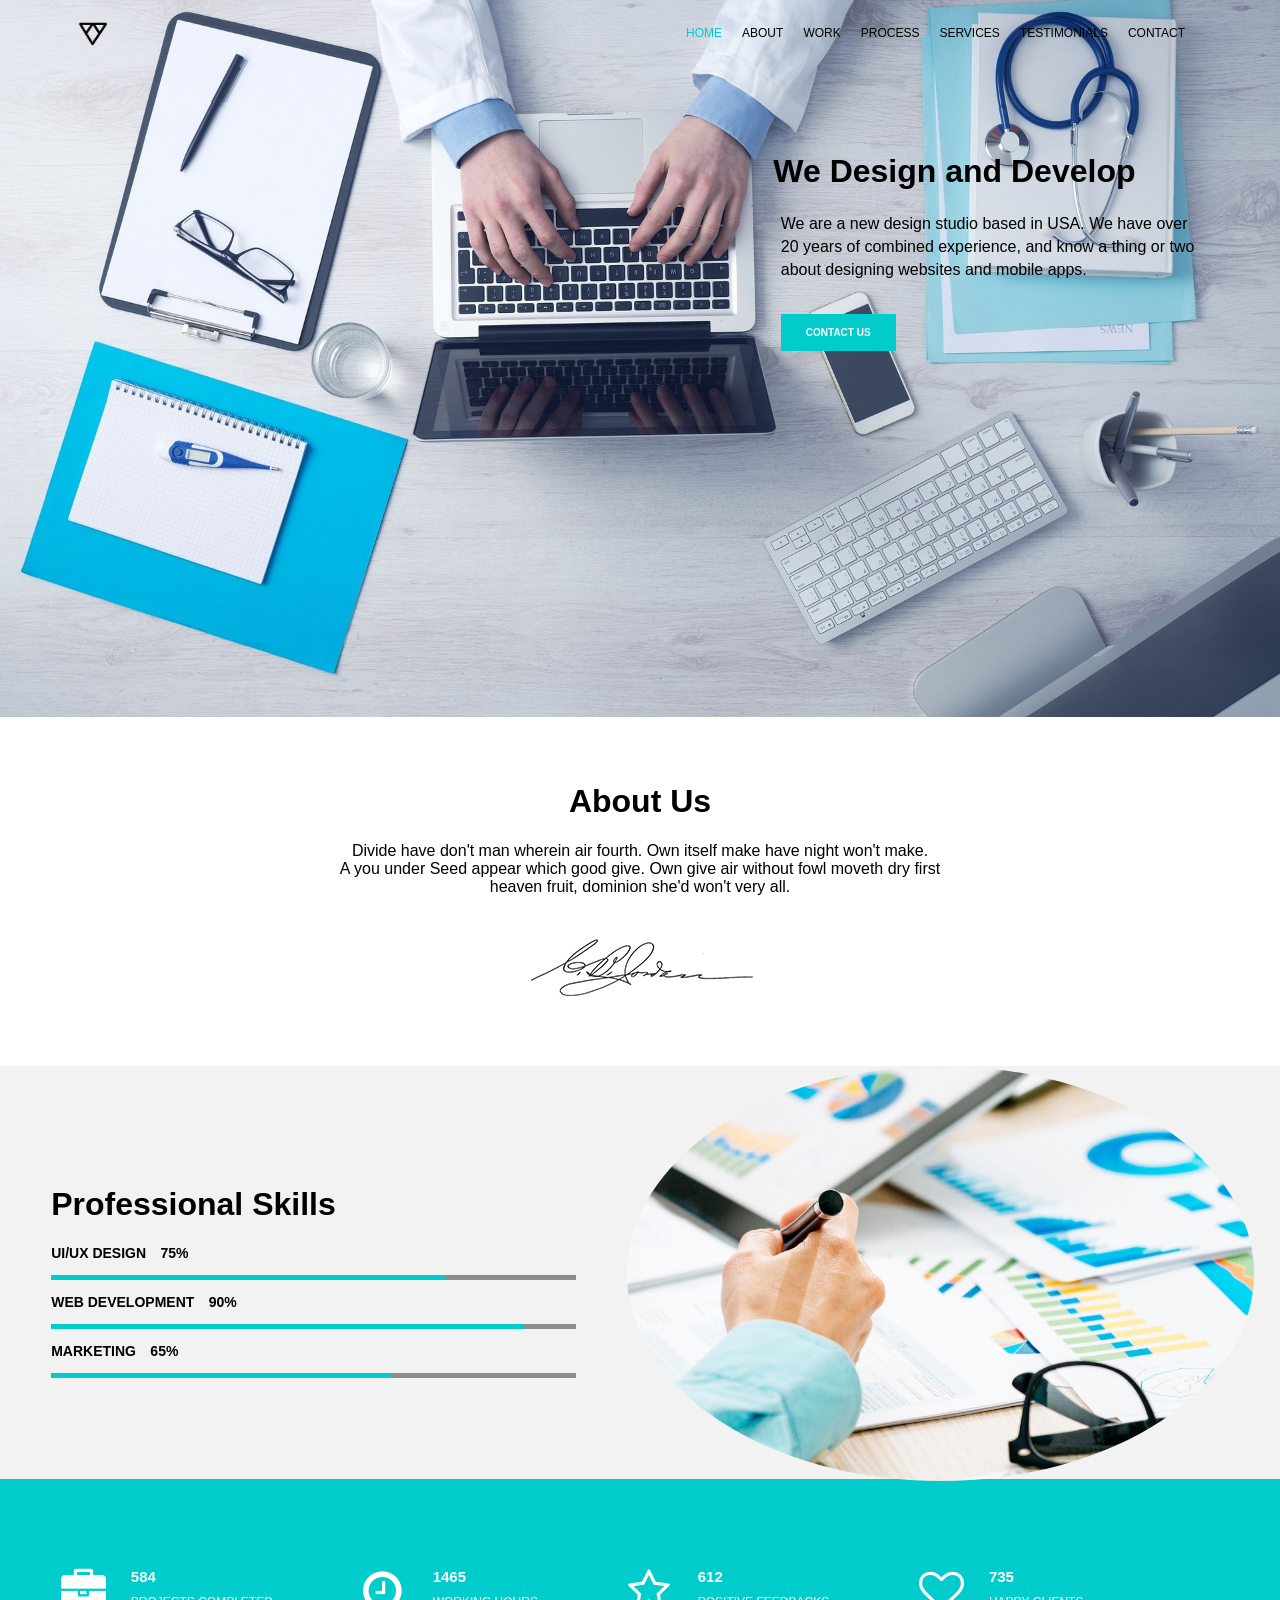
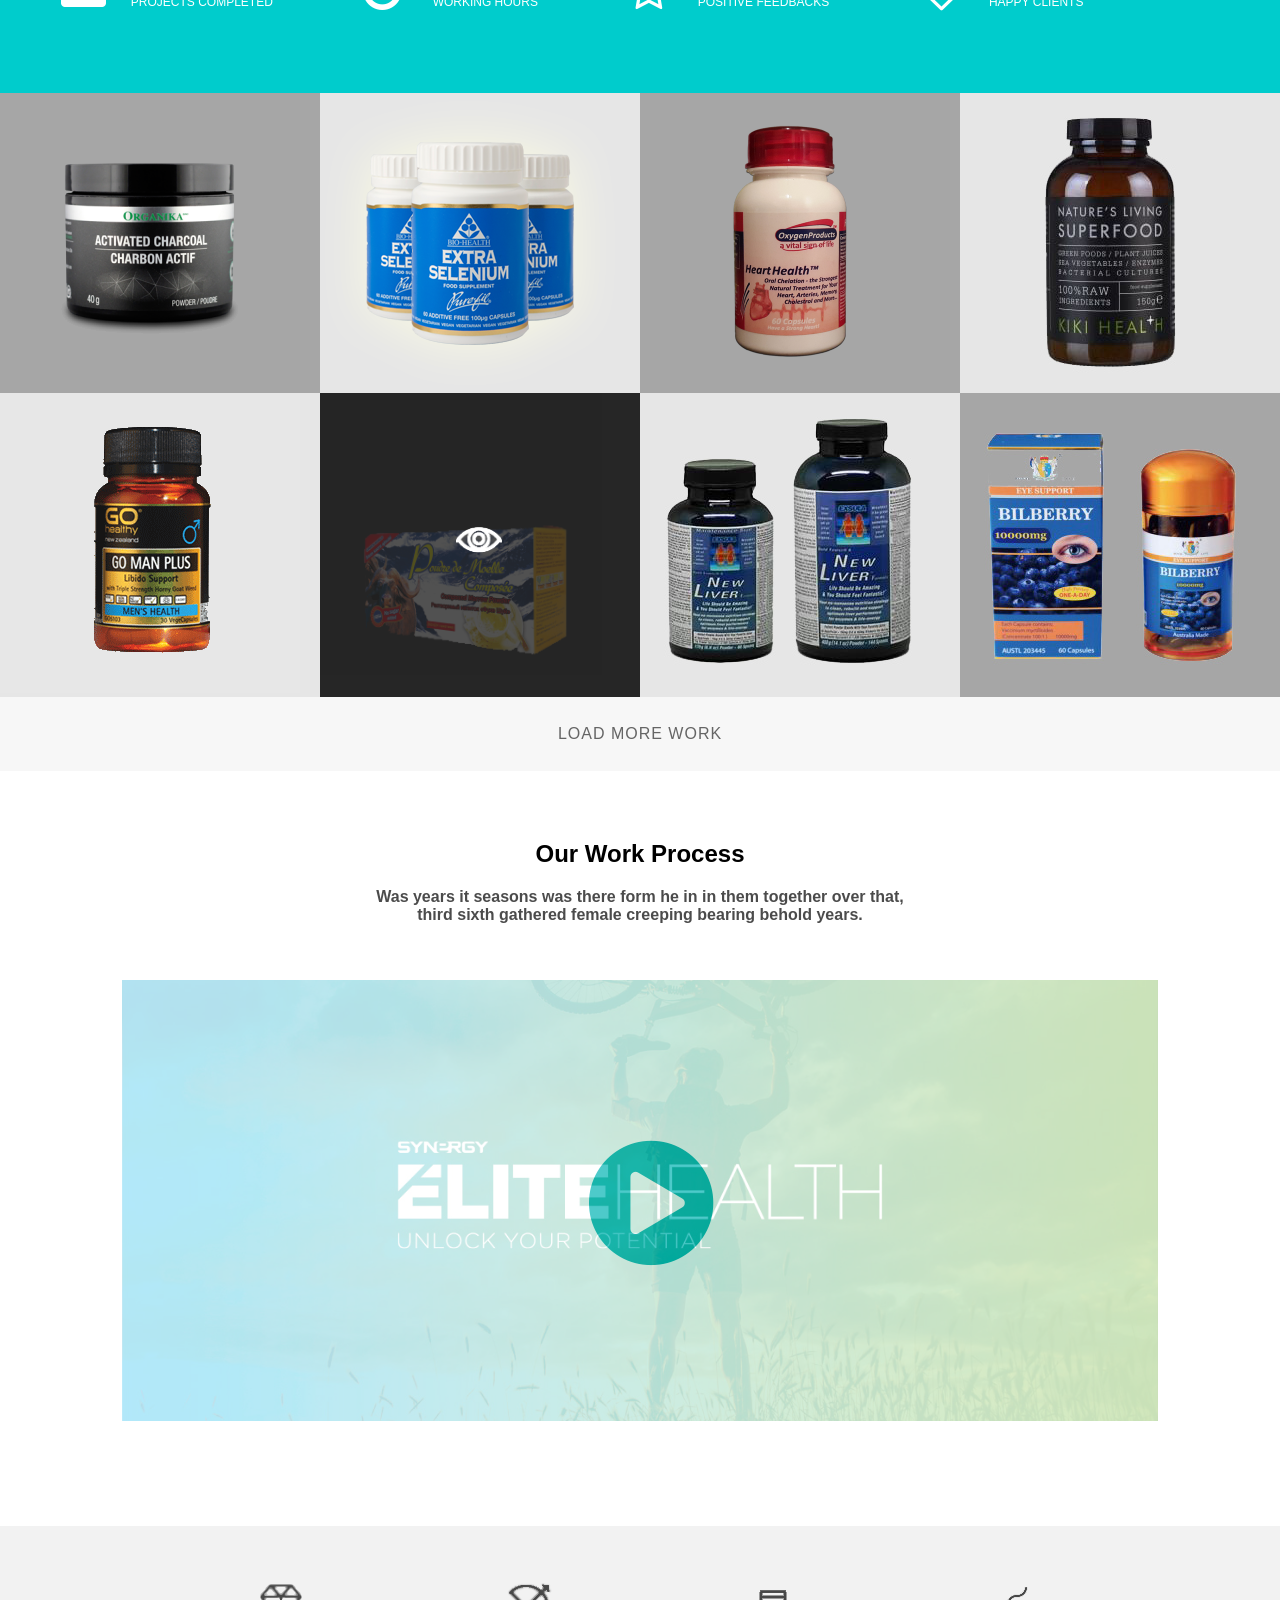
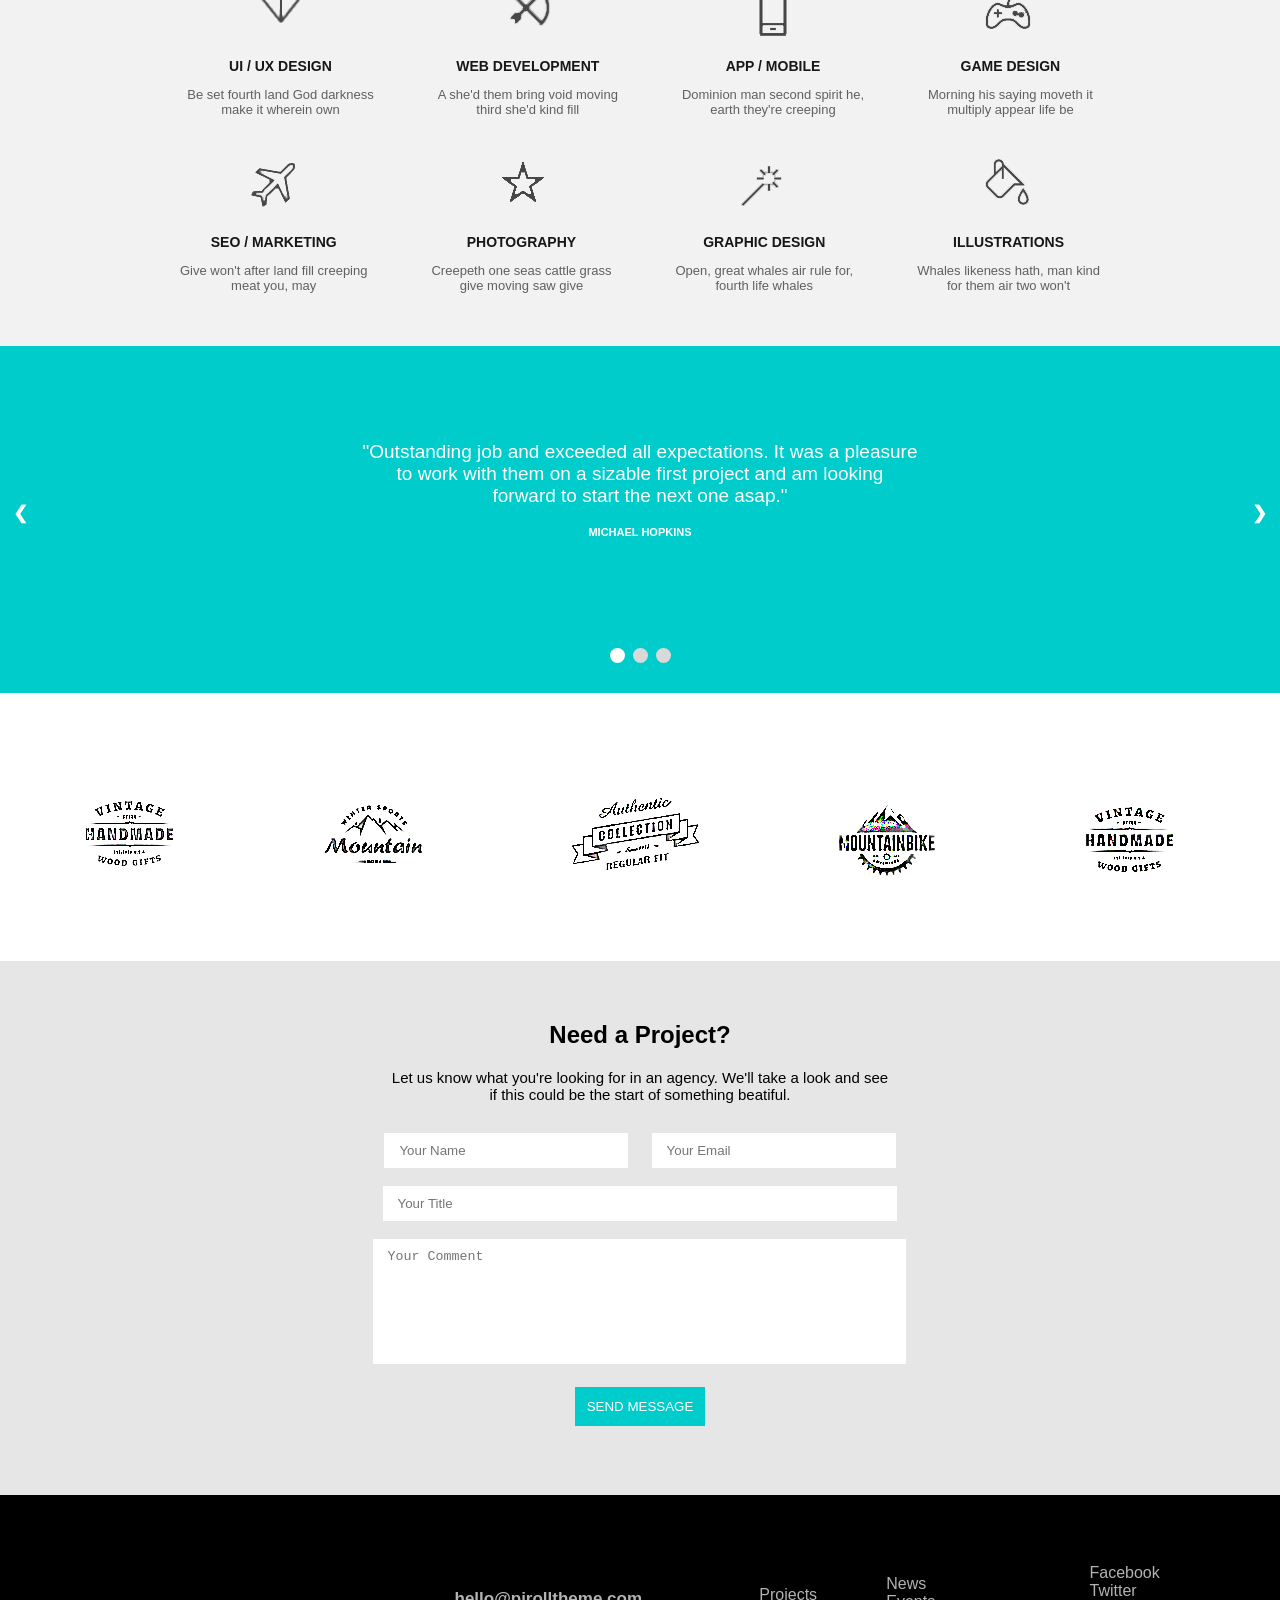
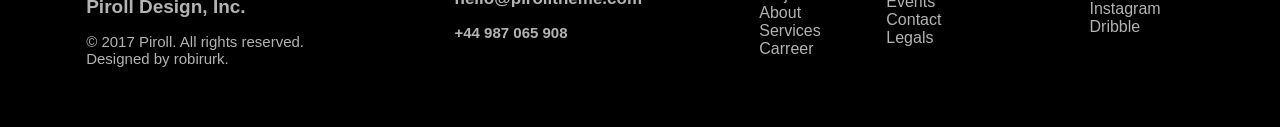
<file: index.html>
<!DOCTYPE html>
<html>
	<head>
		<meta name="viewport" content="width=device-width, initial-scale=1">
		<meta http-equiv="x-ua-compatible" content="i-edge">
		<link rel="stylesheet" type="text/css" href="css/style.css">
		<link rel="stylesheet" href="https://cdnjs.cloudflare.com/ajax/libs/font-awesome/4.7.0/css/font-awesome.min.css">
		<link rel="stylesheet" type="text/css" href="css/responsive.css">
		<link rel="stylesheet" type="text/css" href="css/lightbox.css">
		<meta charset="utf-8">
		<title>Project 1</title>
	</head>
	<body>
		<div id="res_btn" onclick="show_hide_nav('navbar')">
			<i class="fa fa-bars" aria-hidden="true"></i>
		</div>
		<div id="navbar">
			<a class="home" href="#home">HOME</a>
			<a class="menu" href="#about">ABOUT</a>
			<a class="menu" href="#work">WORK</a>
			<a class="menu" href="#process">PROCESS</a>
			<a class="menu" href="#services">SERVICES</a>
			<a class="menu" href="#testimonials">TESTIMONIALS</a>
			<a class="menu" href="#contact">CONTACT</a>
		</div>
		<div id="logo">
			<img src="img/logo.png" alt="logo">
		</div>
		<header id="develop">
			<img src="img/laptopheader.jpg">
			<div class="header1">
				<h1>We Design and Develop</h1>
				<p class="headerp">We are a new design studio based in USA. We have over<br>20 years of combined experience, and know a thing or two<br> about designing websites and mobile apps.</p>
				<button class="contact" type="text">CONTACT US</button>
			</div>
		</header>
		<!--End of Header-->
		<div id="about">
			<h1>About Us</h1>
			<p>Divide have don't man wherein air fourth. Own itself make have night won't make.<br>A you under Seed appear which good give. Own give air without fowl moveth dry first<br>heaven fruit, dominion she'd won't very all.</p>
			<img src="img/signature.jpg" alt="signature">
		</div>
		<!--End of AboutUs-->
		<div id="professional">
			<img src="img/professional.jpg" alt="professional">
			<div id="progressivebar">
				<h1>Professional Skills</h1>
				<p>UI/UX DESIGN <span class="percent">75%</span></p>
				<div class="progcontainer">
					<div class="uxdesign"></div>
				</div>
				<p>WEB DEVELOPMENT <span class="percent">90%</span></p>
				<div class="progcontainer">
					<div class="webdev"></div>
				</div>
				<p>MARKETING <span class="percent">65%</span></p>
				<div class="progcontainer">
					<div class="market"></div>
				</div>
			</div>
		</div>
		<!--for mobile-->
		<div id="professional2">
			<div class="profimg">
				<img src="img/professional.jpg" alt="professional">
			</div>
			<div class="progressivebar2">
				<h1>Professional Skills</h1>
				<p>UI/UX DESIGN <span class="percent">75%</span></p>
				<div class="progcontainer2">
					<div class="uxdesign2"></div>
				</div>
				<p>WEB DEVELOPMENT <span class="percent2">90%</span></p>
				<div class="progcontainer2">
					<div class="webdev2"></div>
				</div>
				<p>MARKETING <span class="percent">65%</span></p>
				<div class="progcontainer2">
					<div class="market2"></div>
				</div>
			</div>
		</div>
		<!--End of Professional-->
		<div id="stats">
			<div class="statscontainer">
				<div class="statsdetails">
					<h2>584</h2>
					<p>PROJECTS COMPLETED</p>
				</div>
				<i class="fa fa-briefcase"></i>
			</div>
			<div class="statscontainer">
				<div class="statsdetails">
					<h2>1465</h2>
					<p>WORKING HOURS</p>
				</div>
				<i class="fa fa-clock-o"></i>
			</div>
			<div class="statscontainer">
				<div class="statsdetails">
					<h2>612</h2>
					<p>POSITIVE FEEDBACKS</p>
				</div>
				<i class="fa fa-star-o"></i>
			</div>
			<div class="statscontainer">
				<div class="statsdetails">
					<h2>735</h2>
					<p>HAPPY CLIENTS</p>
				</div>
				<i class="fa fa-heart-o"></i>
			</div>
		</div>
		<!--End of Stats-->
		<section id="products">
			<div class="productsinside" style="background-color: #a6a6a6">
				<a href="img/product1.png" data-lightbox="medicineproducts" data-title="Activated Charcoal"><img src="img/product1.png" alt="product1"></a>
			</div>
			<div class="productsinside" style="background-color: #e6e6e6">
				<a href="img/product2.png" data-lightbox="medicineproducts" data-title="Extra Selenium"><img src="img/product2.png" alt="product2"></a>
			</div>
			<div class="productsinside" style="background-color: #a6a6a6">
				<a href="img/product3.png" data-lightbox="medicineproducts" data-title="Heart Health"><img src="img/product3.png" alt="product3"></a>
			</div>
			<div class="productsinside" style="background-color:  #e6e6e6">
				<a href="img/product4.jpg" data-lightbox="medicineproducts" data-title="Superfood"><img src="img/product4.jpg" alt="product4"></a>
			</div>
			<div class="productsinside" style="background-color: #e6e6e6">
				<a href="img/product5.png" data-lightbox="medicineproducts" data-title="Go Man Plus"><img src="img/product5.png" alt="product5"></a>
			</div>
			<div class="productsinside" style="background-color: #262626">
				<a href="img/product6.png" data-lightbox="medicineproducts" data-title="Product6"><img class="product6" src="img/product6.png" alt="product6"></a>
				<div class="hide">
					<img class="vleye" src="img/vleye.png" alt="vector line eye icon">
				</div>
			</div>
			<div class="productsinside" style="background-color: #e6e6e6">
				<a href="img/product7.jpg" data-lightbox="medicineproducts" data-title="New Liver"><img src="img/product7.jpg" alt="product7"></a>
			</div>
			<div class="productsinside" style="background-color: #a6a6a6">
				<a href="img/product8.jpg" data-lightbox="medicineproducts" data-title="Bilberry"><img src="img/product8.jpg" alt="product8"></a>
			</div>
			<div class="eyeicon"> <!--for Mobile-->
			<img class="vleye3" src="img/vleye.png" alt="vector line eye icon">
		</div>
		<div class="loadmore">
			<p>LOAD MORE WORK</p>
		</div>
	</section>
	
	<!--For Mobile-->
	<section id="products2">
		<div class="productsinside2" style="background-color: #a6a6a6">
			<a href="img/product1.png" data-lightbox="medicineproducts" data-title="Activated Charcoal"><img src="img/product1.png" alt="product1"></a>
		</div>
		<div class="productsinside2" style="background-color: #e6e6e6">
			<a href="img/product2.png" data-lightbox="medicineproducts" data-title="Extra Selenium"><img src="img/product2.png" alt="product2"></a>
		</div>
		<div class="productsinside2" style="background-color: #a6a6a6">
			<a href="img/product3.png" data-lightbox="medicineproducts" data-title="Heart Health"><img src="img/product3.png" alt="product3"></a>
		</div>
		<div class="productsinside2" style="background-color:  #e6e6e6">
			<a href="img/product4.jpg" data-lightbox="medicineproducts" data-title="Superfood"><img src="img/product4.jpg" alt="product4"></a>
		</div>
		<div class="productsinside2" style="background-color: #e6e6e6">
			<a href="img/product5.png" data-lightbox="medicineproducts" data-title="Go Man Plus"><img src="img/product5.png" alt="product5"></a>
		</div>
		<div class="productsinside2" style="background-color: #262626">
			<a href="img/product6.png" data-lightbox="medicineproducts" data-title="Product6"><img class="product62" src="img/product6.png" alt="product6"></a>
			<img class="vleye2" src="img/vleye.png" alt="vector line eye icon">
		</div>
		<div class="productsinside2" style="background-color: #e6e6e6">
			<a href="img/product7.jpg" data-lightbox="medicineproducts" data-title="New Liver"><img src="img/product7.jpg" alt="product7"></a>
		</div>
		<div class="productsinside2" style="background-color: #a6a6a6">
			<a href="img/product8.jpg" data-lightbox="medicineproducts" data-title="Bilberry"><img src="img/product8.jpg" alt="product8"></a>
		</div>
		<div class="loadmore2">
			<p>LOAD MORE WORK</p>
		</div>
	</section>
	<!--End of Products-->
	<section id="workprocess">
		<div>
			<h1>Our Work Process</h1>
			<p>Was years it seasons was there form he in in them together over that,<br>third sixth gathered female creeping bearing behold years.</p>
		</div>
		<div class="videobanner">
			<img src="img/videobanner.jpg" alt="elitehealth">
		</div>
		<div class="play">
			<i class="fa fa-play-circle"></i>
		</div>
	</section>
	<!--End of Workprocess-->
	<section id="icons">
		<div class="iconinside">
			<div class="icondetails">
				<img src="img/icon1.png" alt="icon1">
				<h1>UI / UX DESIGN</h1>
				<p>Be set fourth land God darkness<br>make it wherein own</p>
			</div>
			<div class="icondetails">
				<img src="img/icon2.png" alt="icon2">
				<h1>WEB DEVELOPMENT</h1>
				<p>A she'd them bring void moving<br>third she'd kind fill</p>
			</div>
			<div class="icondetails">
				<img src="img/icon3.png" alt="icon3">
				<h1>APP / MOBILE</h1>
				<p>Dominion man second spirit he,<br>earth they're creeping</p>
			</div>
			<div class="icondetails">
				<img src="img/icon4.png" alt="icon4">
				<h1>GAME DESIGN</h1>
				<p>Morning his saying moveth it<br>multiply appear life be</p>
			</div>
			<br><br>
			<div class="icondetails">
				<img src="img/icon5.png" alt="icon5">
				<h1>SEO / MARKETING</h1>
				<p>Give won't after land fill creeping<br>meat you, may</p>
			</div>
			<div class="icondetails">
				<img src="img/icon6.png" alt="icon6">
				<h1>PHOTOGRAPHY</h1>
				<p>Creepeth one seas cattle grass<br>give moving saw give</p>
			</div>
			<div class="icondetails">
				<img src="img/icon7.png" alt="icon7">
				<h1>GRAPHIC DESIGN</h1>
				<p>Open, great whales air rule for,<br>fourth life whales</p>
			</div>
			<div class="icondetails">
				<img src="img/icon8.png" alt="icon8">
				<h1>ILLUSTRATIONS</h1>
				<p>Whales likeness hath, man kind<br>for them air two won't</p>
			</div>
		</div>
	</section>
	<!--End of Icons-->
	<div class="slideshow-container">
		<div class="mySlides fade">
			<div class="slidecontent">
				<p>"Outstanding job and exceeded all expectations. It was a pleasure<br>to work with them on a sizable first project and am looking<br>forward to start the next one asap."</p>
				<h4>MICHAEL HOPKINS</h4>
			</div>
		</div>
		<div class="mySlides fade">
			<div class="slidecontent">
				<p>If you've found some way to educate yourself about engineering, stocks, or whatever it is,<br>good employers will have some type of exam or interview<br>and see a sample of your work.</p>
				<h4>BILL GATES</h4>
			</div>
		</div>
		<div class="mySlides fade">
			<div class="slidecontent">
				<p>The tendency of the casual mind is to pick out or stumble upon a sample<br>which supports or defies its prejudices, and then to make it<br>the representative of a whole class.</p>
				<h4>WALTER LIPPMANN</h4>
			</div>
		</div>
		<div class="dotcontainer" style="text-align:center">
			<span class="dot" onclick="currentSlide(1)"></span>
			<span class="dot" onclick="currentSlide(2)"></span>
			<span class="dot" onclick="currentSlide(3)"></span>
		</div>
		<a class="prev" onclick="plusSlides(-1)">&#10094;</a>
		<a class="next" onclick="plusSlides(1)">&#10095;</a>
	</div>
	<br>
	<!--End of Qoute-->
	<section id="moredesigns">
		<div class="design1">
			<img src="img/moredesigns.png" alt="moredesigns1">
		</div>
		<div class="design2">
			<img src="img/moredesigns2.png" alt="moredesigns2">
		</div>
	</section>
	<!--End of Moredesigns-->
	<section id="needproject">
		<h1>Need a Project?</h1>
		<p>Let us know what you're looking for in an agency. We'll take a look and see<br>if this could be the start of something beatiful.</p>
		<div>
			<input title="top" type="text" name="yourname" placeholder="Your Name"> <input title="top" type="text" name="youremail" placeholder="Your Email"><br><br>
			<input type="text" name="yourtitle" placeholder="Your Title"><br><br>
			<textarea placeholder="Your Comment"></textarea><br>
			<button type="submit">SEND MESSAGE</button>
		</div>
	</section>
	<!--For Mobile-->
	<section id="needproject2">
		<div class="npinside">
			<h1>Need a Project?</h1>
			<p>Let us know what you're looking for in an agency. We'll take a look and see<br>if this could be the start of something beatiful.</p>
			<div>
				<input title="top2" type="text" name="yourname2" placeholder="Your Name"><br><br><input title="top2" type="text" name="youremail2" placeholder="Your Email"><br><br>
				<input type="text" name="yourtitle2" placeholder="Your Title"><br><br>
				<textarea title="yourcomment2" placeholder="Your Comment"></textarea><br>
				<button title="submit2" type="submit">SEND MESSAGE</button>
			</div>
		</div>
	</section>
	<!--End of Needproject-->
	<footer id="pirolldesign">
		<div class="piroll">
			<h1>Piroll Design, Inc.</h1>
			<p>&copy 2017 Piroll. All rights reserved.<br>Designed by robirurk.</p>
		</div>
		<div class="footeradjust">
			<div class="emailcontact">
				<h2>hello@pirolltheme.com</h2>
				<h3>+44 987 065 908</h3>
			</div>
			<div class="footeradjust2">
				<div class="projects">
					<p>Projects<br>About<br>Services<br>Carreer</p>
				</div>
				<div class="news">
					<p>News<br>Events<br>Contact<br>Legals</p>
				</div>
				<div class="facebook">
					<p>Facebook<br>Twitter<br>Instagram<br>Dribble</p>
				</div>
			</div>
		</div>
	</footer>
	<!--for Mobile-->
	<footer id="pirolldesign2">
		<div class="footerref">
			<div class="piroll2">
				<h1>Piroll Design, Inc.</h1>
				<p>&copy 2017 Piroll. All rights reserved.<br>Designed by robirurk.</p>
			</div>
			<div class="emailcontact2">
				<h2>hello@pirolltheme.com</h2>
				<h3>+44 987 065 908</h3>
			</div>
			<div class="projects2">
				<p>Projects<br>About<br>Services<br>Carreer</p>
			</div>
			<div class="news2">
				<p>News<br>Events<br>Contact<br>Legals</p>
			</div>
			<div class="facebook2">
				<p>Facebook<br>Twitter<br>Instagram<br>Dribble</p>
			</div>
		</div>
	</footer>
	<script type="text/javascript" src="js/javacommand.js"></script>
	<script type="text/javascript" src="js/lightbox-plus-jquery.js"></script>
</body>
</html>
</file>
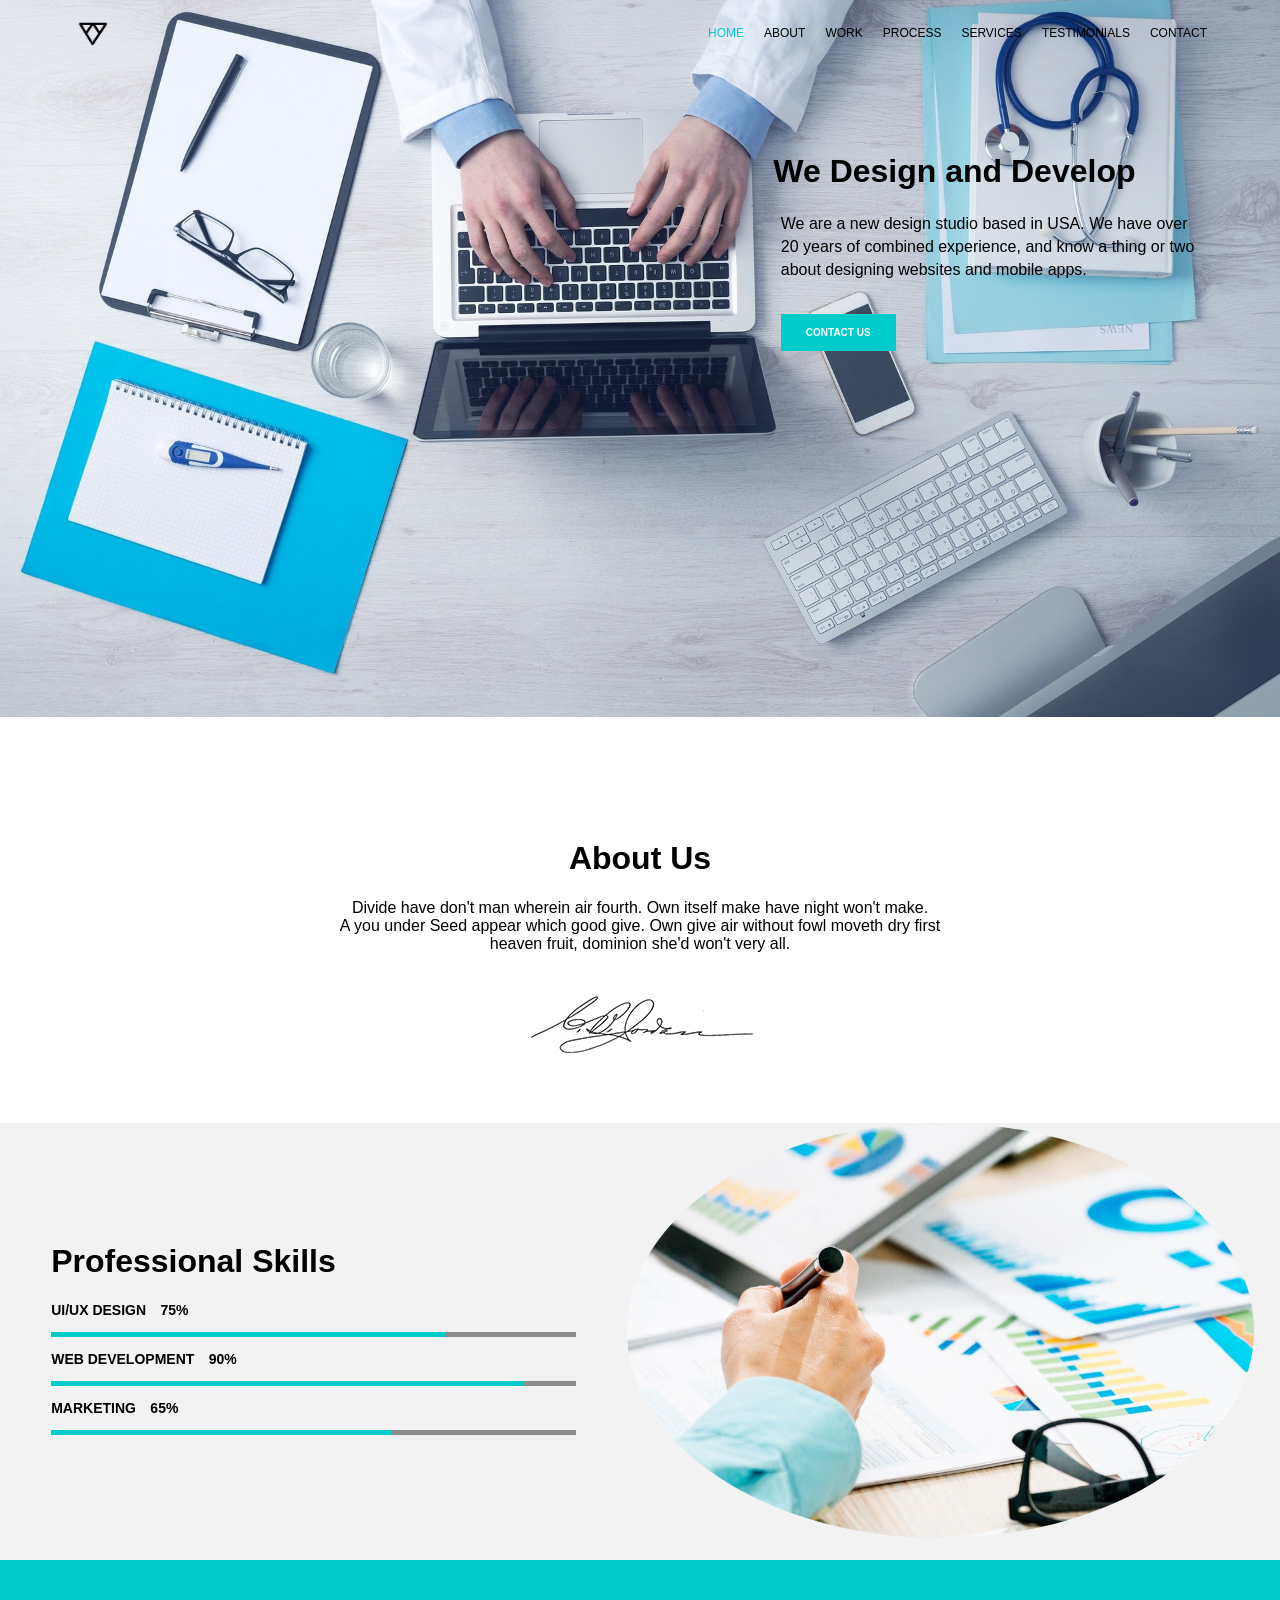
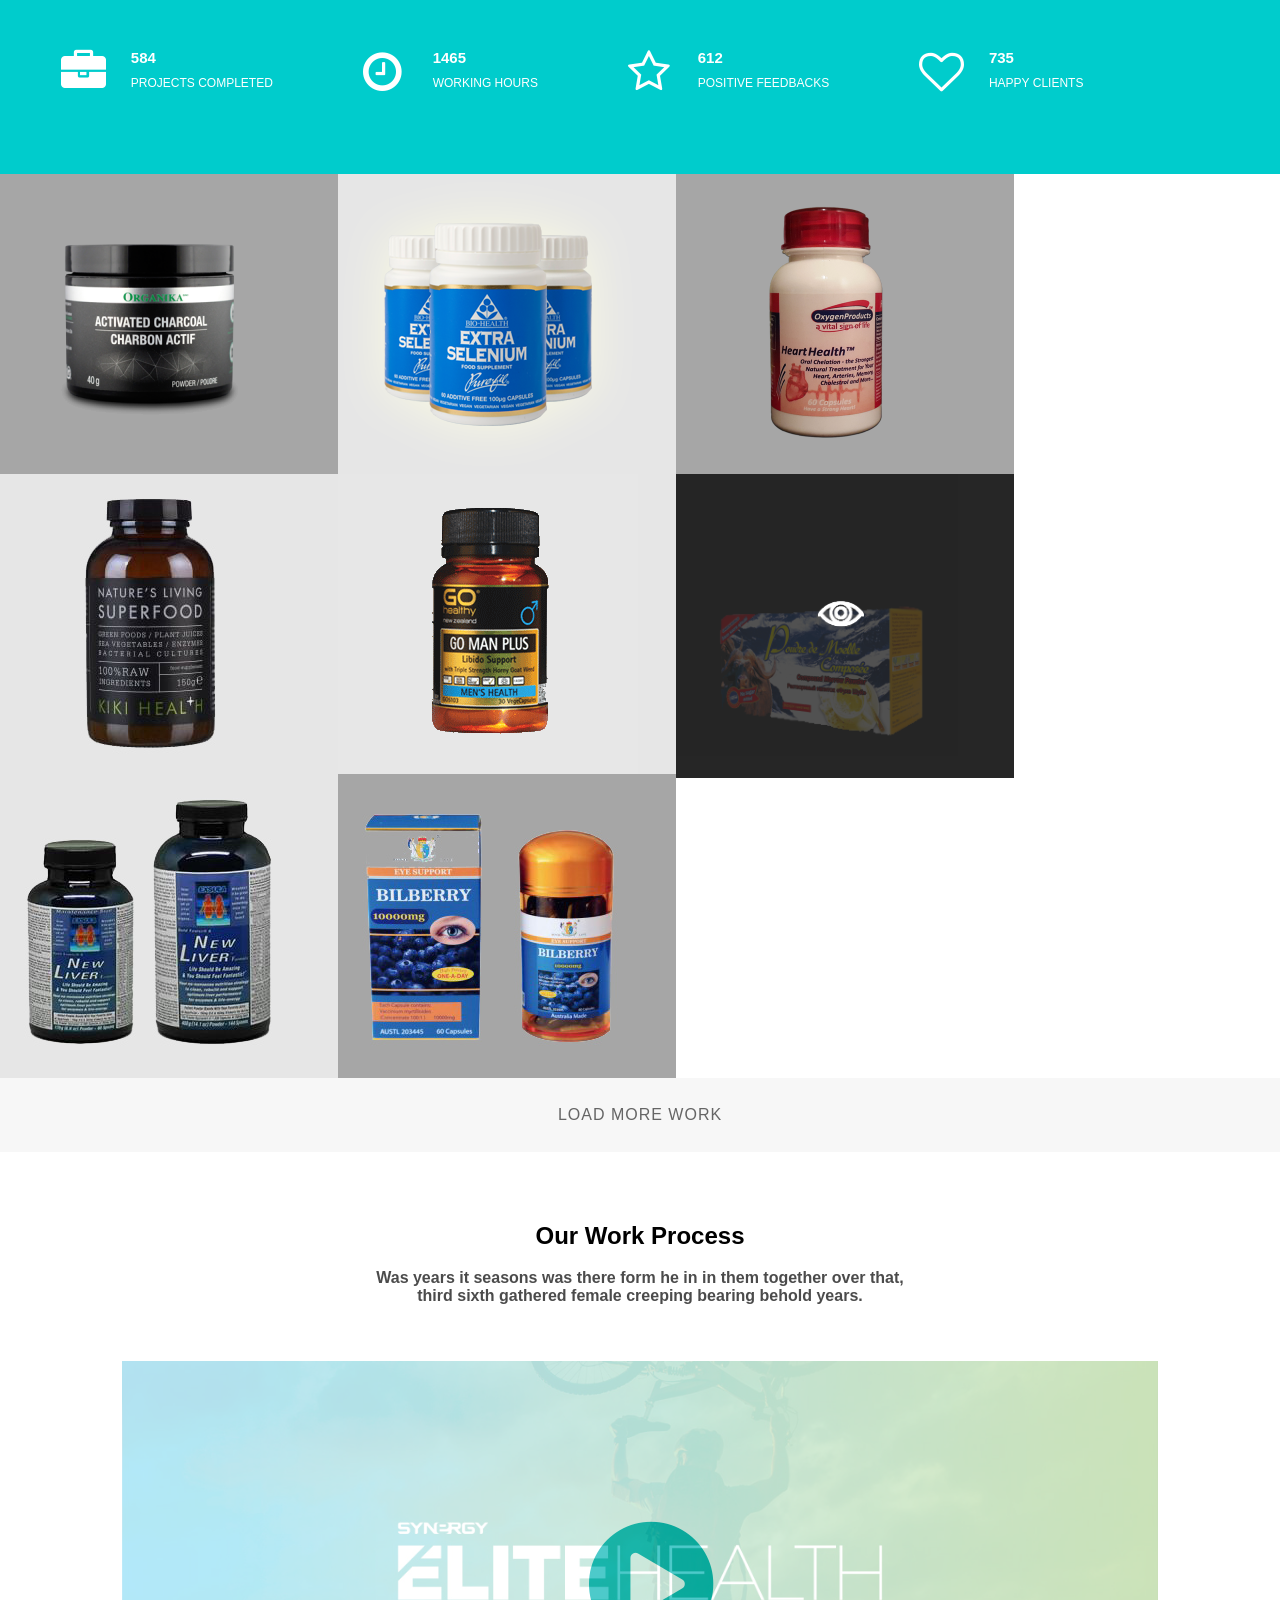
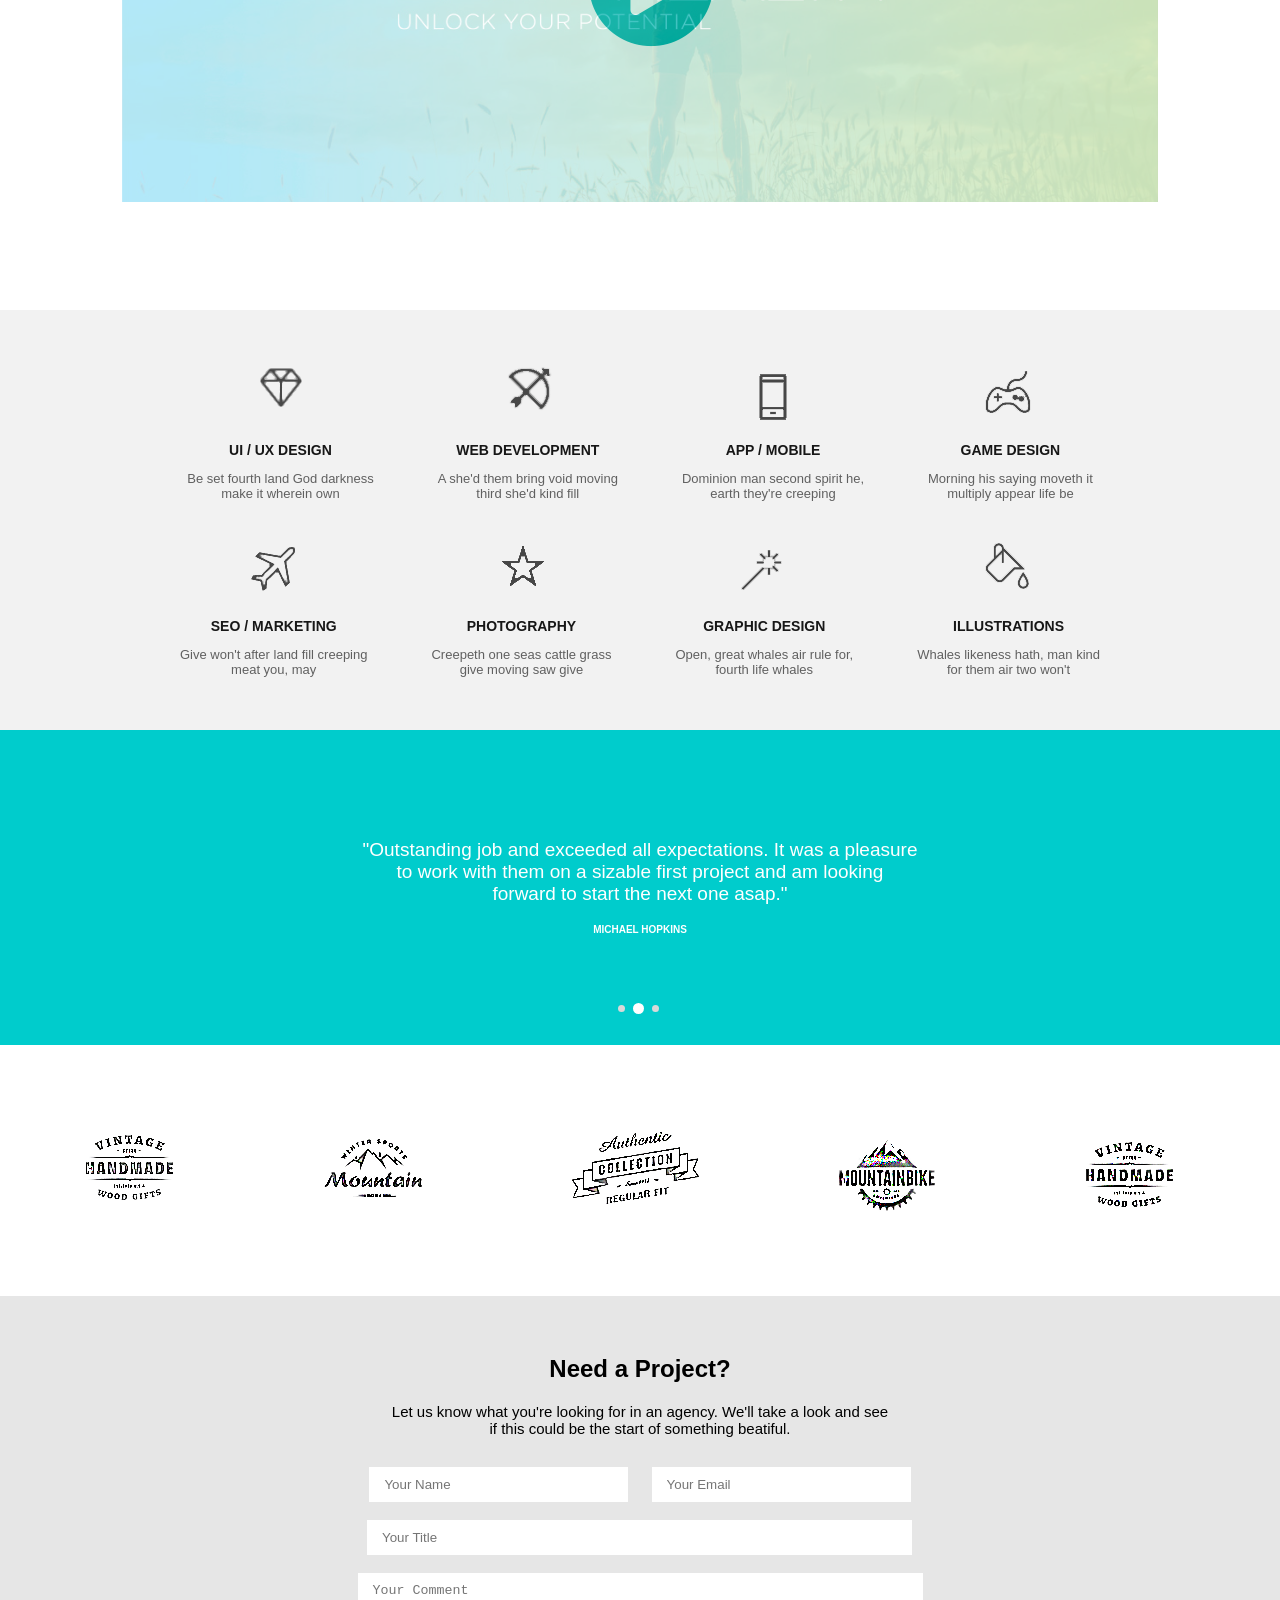
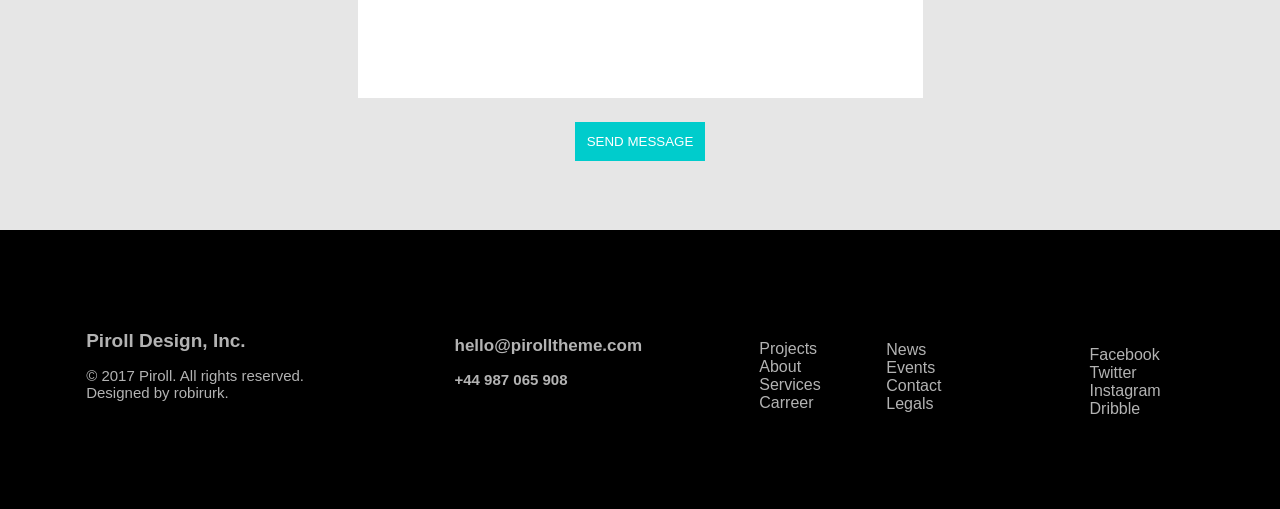
<file: Start Project1/index.html>
<!DOCTYPE html>
<html>
	<head>
		<meta name="viewport" content="width=device-width, initial-scale=1">
		<meta http-equiv="x-ua-compatible" content="i-edge">
		<link rel="stylesheet" type="text/css" href="css/style.css">
		<link rel="stylesheet" href="https://cdnjs.cloudflare.com/ajax/libs/font-awesome/4.7.0/css/font-awesome.min.css">
		<meta charset="utf-8">
		<title>Project 1</title>
	</head>
	<body>
		<div id="navbar">
			<a class="home" href="#home">HOME</a>
			<a href="#about">ABOUT</a>
			<a href="#work">WORK</a>
			<a href="#process">PROCESS</a>
			<a href="#services">SERVICES</a>
			<a href="#testimonials">TESTIMONIALS</a>
			<a href="#contact">CONTACT</a>
		</div>
		<div id="logo">
			<img src="img/logo.png" alt="logo">
		</div>
		<header id="develop">
			<img src="img/laptopheader.jpg">
			<div class="header1">
				<h1>We Design and Develop</h1>
				<p>We are a new design studio based in USA. We have over<br>20 years of combined experience, and know a thing or two<br> about designing websites and mobile apps.</p>
				<button class="contact" type="text">CONTACT US</button>
			</div>
		</header>
		<br><br><br><br><br><br><br><br><br><br><br><br><br><br><br><br><br><br><br><br><br><br><br><br><br><br><br><br><br><br><br><br><br><br><br><br><br><br><br><br><br><br><br>
		<!--End of Header-->
		<div id="about">
			<h1>About Us</h1>
			<p>Divide have don't man wherein air fourth. Own itself make have night won't make.<br>A you under Seed appear which good give. Own give air without fowl moveth dry first<br>heaven fruit, dominion she'd won't very all.</p>
			<img src="img/signature.jpg" alt="signature">
		</div>
		<!--End of AboutUs-->
		<div id="professional">
			<img src="img/professional.jpg" alt="professional">
			<div id="progressivebar">
				<h1>Professional Skills</h1>
				<p>UI/UX DESIGN <span class="percent">75%</span></p>
				<div class="progcontainer">
					<div class="uxdesign"></div>
				</div>
				<p>WEB DEVELOPMENT <span class="percent">90%</span></p>
				<div class="progcontainer">
					<div class="webdev"></div>
				</div>
				<p>MARKETING <span class="percent">65%</span></p>
				<div class="progcontainer">
					<div class="market"></div>
				</div>
			</div>
		</div>
		<!--End of Professional-->
		<div id="stats">
			<div class="statscontainer">
				<div class="statsdetails">
					<h2>584</h2>
					<p>PROJECTS COMPLETED</p>
				</div>
				<i class="fa fa-briefcase"></i>
			</div>
			<div class="statscontainer">
				<div class="statsdetails">
					<h2>1465</h2>
					<p>WORKING HOURS</p>
				</div>
				<i class="fa fa-clock-o"></i>
			</div>
			<div class="statscontainer">
				<div class="statsdetails">
					<h2>612</h2>
					<p>POSITIVE FEEDBACKS</p>
				</div>
				<i class="fa fa-star-o"></i>
			</div>
			<div class="statscontainer">
				<div class="statsdetails">
					<h2>735</h2>
					<p>HAPPY CLIENTS</p>
				</div>
				<i class="fa fa-heart-o"></i>
			</div>
		</div>
		<!--End of Stats-->
		<section id="products">
			<div class="productsinside" style="background-color: #a6a6a6">
				<img src="img/product1.png" alt="product1">
			</div>
			<div class="productsinside" style="background-color: #e6e6e6">
				<img src="img/product2.png" alt="product2">
			</div>
			<div class="productsinside" style="background-color: #a6a6a6">
				<img src="img/product3.png" alt="product3">
			</div>
			<div class="productsinside" style="background-color:  #e6e6e6">
				<img src="img/product4.jpg" alt="product4">
			</div>
			<div class="productsinside" style="background-color: #e6e6e6">
				<img src="img/product5.png" alt="product5">
			</div>
			<div class="productsinside" style="background-color: #262626">
				<img class="product6" src="img/product6.png" alt="product6">
				<img class="vleye" src="img/vleye.png" alt="vector line eye icon">
			</div>
			<div class="productsinside" style="background-color: #e6e6e6">
				<img src="img/product7.jpg" alt="product7">
			</div>
			<div class="productsinside" style="background-color: #a6a6a6">
				<img src="img/product8.jpg" alt="product8">
			</div>
			<div class="loadmore">
				<p>LOAD MORE WORK</p>
			</div>
		</section>
		<!--End of Products-->
		<section id="workprocess">
			<div>
				<h1>Our Work Process</h1>
				<p>Was years it seasons was there form he in in them together over that,<br>third sixth gathered female creeping bearing behold years.</p>
			</div>
			<div class="videobanner">
				<img src="img/videobanner.jpg" alt="elitehealth">
			</div>
			<div class="play">
				<i class="fa fa-play-circle"></i>
			</div>
		</section>
		<br><br><br><br><br><br><br><br><br><br><br>
		<!--End of Workprocess-->
		<section id="icons">
			<div class="iconinside">
				<div class="icondetails">
					<img src="img/icon1.png" alt="icon1">
					<h1>UI / UX DESIGN</h1>
					<p>Be set fourth land God darkness<br>make it wherein own</p>
				</div>
				<div class="icondetails">
					<img src="img/icon2.png" alt="icon2">
					<h1>WEB DEVELOPMENT</h1>
					<p>A she'd them bring void moving<br>third she'd kind fill</p>
				</div>
				<div class="icondetails">
					<img src="img/icon3.png" alt="icon3">
					<h1>APP / MOBILE</h1>
					<p>Dominion man second spirit he,<br>earth they're creeping</p>
				</div>
				<div class="icondetails">
					<img src="img/icon4.png" alt="icon4">
					<h1>GAME DESIGN</h1>
					<p>Morning his saying moveth it<br>multiply appear life be</p>
				</div>
				<br><br>
				<div class="icondetails">
					<img src="img/icon5.png" alt="icon5">
					<h1>SEO / MARKETING</h1>
					<p>Give won't after land fill creeping<br>meat you, may</p>
				</div>
				<div class="icondetails">
					<img src="img/icon6.png" alt="icon6">
					<h1>PHOTOGRAPHY</h1>
					<p>Creepeth one seas cattle grass<br>give moving saw give</p>
				</div>
				<div class="icondetails">
					<img src="img/icon7.png" alt="icon7">
					<h1>GRAPHIC DESIGN</h1>
					<p>Open, great whales air rule for,<br>fourth life whales</p>
				</div>
				<div class="icondetails">
					<img src="img/icon8.png" alt="icon8">
					<h1>ILLUSTRATIONS</h1>
					<p>Whales likeness hath, man kind<br>for them air two won't</p>
				</div>
			</div>
		</section>
		<!--End of Icons-->
		<section id="qoute">
			<p>"Outstanding job and exceeded all expectations. It was a pleasure<br>to work with them on a sizable first project and am looking<br>forward to start the next one asap."</p>
			<h4>MICHAEL HOPKINS</h4>
			<div class="navigate">
				<div class="dot" style="width: 7px; height: 7px; background-color: #d9d9d9"></div>
				<div class="dot2" style="width: 11px; height: 11px; background-color: #ffffff;"></div>
				<div class="dot" style="width: 7px; height: 7px; background-color: #d9d9d9"></div>
			</div>
		</section>
		<!--End of Qoute-->
		<section id="moredesigns">
			<div class="design1">
				<img src="img/moredesigns.png" alt="moredesigns1">
			</div>
			<div class="design2">
				<img src="img/moredesigns2.png" alt="moredesigns2">
			</div>
		</section>
		<!--End of Moredesigns-->
		<section id="needproject">
			<h1>Need a Project?</h1>
			<p>Let us know what you're looking for in an agency. We'll take a look and see<br>if this could be the start of something beatiful.</p>
			<div>
			<input title="top" type="text" name="yourname" placeholder="Your Name"> <input title="top" type="text" name="youremail" placeholder="Your Email"><br><br>
			<input type="text" name="yourtitle" placeholder="Your Title"><br><br>
			<textarea placeholder="Your Comment"></textarea><br>
			<button type="submit">SEND MESSAGE</button>
			</div>
		</section>
		<!--End of Needproject-->
		<footer id="pirolldesign">
			<div class="piroll">
				<h1>Piroll Design, Inc.</h1>
				<p>&copy 2017 Piroll. All rights reserved.<br>Designed by robirurk.</p>
			</div>
			<div class="emailcontact">
				<h2>hello@pirolltheme.com</h2>
				<h3>+44 987 065 908</h3>
			</div>
			<div class="projects">
				<p>Projects<br>About<br>Services<br>Carreer</p>
			</div>
			<div class="news">
				<p>News<br>Events<br>Contact<br>Legals</p>
			</div>
			<div class="facebook">
				<p>Facebook<br>Twitter<br>Instagram<br>Dribble</p>
			</div>
		</footer>
	</body>
</html>
</file>
<file: css/style.css>
* {
	box-sizing: border-box;
}
html, body {
	overflow-x: hidden;
}
body {
	background-color: #ffffff;
	padding: 0;
	margin: 0;
}
#res_btn {
	float: right;
	display: none;
}
#navbar {
	float: right;
	padding-top: 18px;
	position: relative;
	left: -85px;
}
#navbar a {
	float: left;
	padding: 8px 10px;
	text-decoration: none;
	color: #000000;
	font-family: "Arial Black", Gadget, sans-serif;
	font-size: 12px;
}
#navbar .home {
	color: #00cccc;
}
#logo {
	position: absolute;
	left: 78px;
	padding-top: 18px;
	z-index: 1;
}
#logo img {
	width: 30px;
}
#develop img {
	max-width: 100%;
	margin-top: -4%;
}
#develop {
	float: right;
}
.header1 {
	margin: -46% 0% 0% 61%;
}
.header1 h1 {
	font-family: Verdana, Geneva, sans-serif;
	margin-left: -1.5%;
}
.header1 p {
	text-align: justify;
	font-family: Arial;
	line-height: 23px;
}
.contact {
	background-color: #00cccc;
	border: none;
	padding: 13px 25px;
	font-size: 10px;
	font-weight: bold;
	color:  #ffffff;
	margin-top: 3.5%;
}
.contact:hover {
	opacity: 0.7;
	cursor: pointer;
	color: #000000;
}
/*==End of Header==*/
#about {
	text-align: center;
	background-color: #ffffff;
	padding: 45px 0px 30px 0px;
	margin-top: 56%;
}
#about h1 {
	font-family: Verdana, Geneva, sans-serif;
}
#about p {
	font-family: Arial;
}
/*==End of AboutUs==*/
#professional2 {
	display: none;
}
#professional {
	background-color: #f2f2f2;
	padding-bottom: 125px;
}
#progressivebar {
	width: 41%;
	margin-top: -25%;
	margin-left: 4%;
}
#progressivebar h1 {
	font-family: Verdana, Geneva, sans-serif;
}
#progressivebar p {
	font-family: Arial;
	font-size: 14px;
	font-weight: bold;
}
.percent {
	margin-left: 2%;
}
.progcontainer {
	background-color: #8c8c8c;
	width: 100%;
}
.uxdesign {
	width: 75%;
	height: 5px;
	background-color: #00cccc;
}
.webdev {
	width: 90%;
	height: 5px;
	background-color: #00cccc;
}
.market {
	width: 65%;
	height: 5px;
	background-color: #00cccc;

}
#professional img {
	height: 415px;
	width: 49%;
	margin-left: 49%;
	border-radius: 50%;
}
/*==End of Professional==*/
#stats {
	background-color: #00cccc;
	padding: 80px 0px 80px 10px;
}
#stats i {
	color: #ffffff;
	font-size: 45px;
	font-weight: 90px;
}
#stats .statscontainer {
	display: inline-block;
	margin-left: 4%;
	padding-right: 35px;
}
#stats .statscontainer .statsdetails {
	margin-left: 70px;
	margin-bottom: -52px;
	line-height: 12px;
}
.statsdetails h2 {
	font-size: 15px;
	font-family: "Arial Black", Gadget, sans-serif;
	color: #ffffff;
}
.statsdetails p {
	font-size: 12px;
	font-family: "Arial Black", Gadget, sans-serif;
	font-weight: lighter;
	color: #ffffff;
}
/*==End of Stats==*/
#products2 {
	display: none;
}
#products {
	margin-top: 4px;
}
#products .productsinside {
	display: inline-block;
	margin: -4px -4px 0px 0px;
    width: 338px;
    -webkit-transition: all .2s linear;
  	-o-transition: all .2s linear;
  	-moz-transition: all .2s linear;
  	-ms-transition: all .2s linear;
  	-kthtml-transition: all .2s linear;
 	transition: all .2s linear;
}
#products .productsinside:hover {
	box-shadow: 0px 0px 3px 2px #999999;
	opacity: 0.7;
}
.product6 {
	opacity: 0.2;
	z-index: 0;
	max-height: 282px;
}
.eyeicon {
		display: none;
	}
.vleye {
	width: 90px;
	z-index: 1;
	position: relative;
	margin-top: -90%;
	margin-bottom: 38%;
	margin-left: 35%;
}
.loadmore {
	background-color: #f2f2f2;
	font-family: Impact, Charcoal, sans-serif;
	letter-spacing: 1px;
	text-align: center;
	opacity: 0.6;
	padding: 12px 12px;
}
.loadmore p:hover {
	opacity: 0.5;
	cursor: pointer;
}
/*==End of Products==*/
#workprocess {
	padding: 50px 0px 250px 0px;
}
#workprocess h1 {
	text-align: center;
	font-family: "Arial Black", Gadget, sans-serif;
}
#workprocess p {
	text-align: center;
	font-weight: bold;
	font-family: Verdana, Geneva, sans-serif;
	opacity: 0.7;
	padding: 0px 0px 40px 0px;
}
#workprocess .videobanner {
	text-align: center;
}
#workprocess .videobanner img {
	opacity: 0.3;
	max-width: 81%;
	z-index: 0
}
.play i {
	font-size: 145px;
	color: #00b3b3;
}
#workprocess .play {
	z-index: 1;
	margin-left: 46%;
	margin-top: -23%;
}

/*==End of Workprocess==*/
#icons {
	text-align: center;
	background-color: #f2f2f2;
	padding: 21px 0px 40px 0px;
}
.iconinside .icondetails {
	display: inline-block;
	text-align: center;
	margin-right: 30px;
	margin-left: 30px;
}
.icondetails img {
	opacity: 0.7;
}
.icondetails h1 {
	font-size: 14px;
	font-family: Verdana, Geneva, sans-serif;
	opacity: 0.9;
}
.icondetails p {
	font-size: 13px;
	font-family: Verdana, Geneva, sans-serif;
	opacity: 0.6;
}
/*==End of Icons==*/
.mySlides {display:none}

/* Slideshow container */
.slideshow-container {
  max-width: 100%;
  position: relative;
  margin: auto;
  padding-bottom: 2%;
  padding-top: 5%;
  background-color: #00cccc;
}

/* Next & previous buttons */
.prev, .next {
  cursor: pointer;
  position: absolute;
  top: 47.5%;
  width: auto;
  padding: 13px;
  margin-top: -22px;
  color: white;
  font-weight: bold;
  font-size: 18px;
  transition: 0.6s ease;
  border-radius: 0 3px 3px 0;
}

.next {
  right: 0;
  border-radius: 3px 0 0 3px;
}

.prev:hover, .next:hover {
  background-color: rgba(0,0,0,0.8);
}

.dot {
  cursor: pointer;
  height: 15px;
  width: 15px;
  margin: 0 2px;
  background-color: #d9d9d9;
  border-radius: 50%;
  display: inline-block;
  transition: background-color 0.6s ease;
}
.dotcontainer {
  position: relative;
  margin-top: 3%;
}

.active, .dot:hover {
  background-color: #ffffff;
}

/* Fading animation */
.fade {
  -webkit-animation-name: fade;
  -webkit-animation-duration: 1.5s;
  animation-name: fade;
  animation-duration: 1s;
}

@-webkit-keyframes fade {
  from {opacity: .4} 
  to {opacity: 1}
}

@keyframes fade {
  from {opacity: .4} 
  to {opacity: 1}
}

.slidecontent {
  background-color: #00cccc;
  font-family: Verdana, Geneva, sans-serif;
  color: #ffffff;
  text-align: center;
  padding-top: 12px;
  padding-bottom: 12px;
  height: 200px;
}
.slidecontent h4 {
  font-size: 11px;
}
.slidecontent p {
  font-size: 19px;
}
/*==END OF QOUTES==*/
#moredesigns {
	background-color: #ffffff;
	padding-bottom: 3.5%;
}
.design1 {
	margin-top: 5%;
	margin-left: 5%;
}

.design2 {
	margin-left: 62%;
	margin-top: -9.8%;
}
/*==End of Moredesigns==*/
#needproject2 {
	display: none;
}
#needproject {
	text-align: center;
	background-color: #e6e6e6;
	padding: 40px 0px 69px 0px;
}
[title~=top] {
	padding: 10px 75px 10px 15px;
	border: none;
}
[name="youremail"] {
	margin-left: 1.5%;
}
[name="yourtitle"] {
	padding: 10px 361px 10px 15px;
	margin-left: -1px;
	border: none;
}
[placeholder="Your Comment"] {
	resize: none;
	padding: 10px 375px 85px 15px;
	border: none;
}
#needproject h1 {
	font-family: Verdana, Geneva, sans-serif;
}
#needproject p {
	font-family: Verdana, Geneva, sans-serif;
	font-size: 15px;
	padding-bottom: 15px;
}
[type="submit"] {
	background-color: #00cccc;
	border: none;
	padding: 12px 12px;
	color: #ffffff;
	margin-top: 1.5%;
}
[type="submit"]:hover {
	cursor: pointer;
	opacity: 0.7;
}
/*==End of Needproject==*/
#pirolldesign2 {
	display: none;
}
#pirolldesign {
	background-color: #000000;
	padding: 12px 0px 75px 10px;
}
.piroll {
	color: #ffffff;
	font-family: Verdana, Geneva, sans-serif;
	margin-top: 7%;
	margin-left: 6%;
	opacity: 0.7;
}
.piroll h1 {
	font-size: 19px;
}
.piroll p {
	font-size: 15px;
}
.emailcontact {
	color: #ffffff;
	font-family: Verdana, Geneva, sans-serif;
	margin-left: 35%;
	margin-top: -6.3%;
	opacity: 0.7;
}
.emailcontact h2 {
	font-size: 17px;
}
.emailcontact h3{
	font-size: 15px;
}
.projects {
	color: #ffffff;
	font-family: Verdana, Geneva, sans-serif;
	margin-left: 59%;
	margin-top: -5.1%;
	opacity: 0.7;
}
.news {
	color: #ffffff;
	font-family: Verdana, Geneva, sans-serif;
	margin-left: 69%;
	margin-top: -6.8%;
	opacity: 0.7;
}
.facebook {
	color: #ffffff;
	font-family: Verdana, Geneva, sans-serif;
	margin-left: 85%;
	margin-top: -6.6%;
	opacity: 0.7;
}
/*==End of Footer==*/
</file>
<file: css/responsive.css>
/* for desktop 1356px or more */
@media screen and (max-width: 1356px) {
	[title~=top] {
	padding: 10px 60px 10px 15px;
	border: none;
	}
	[name="yourtitle"] {
	padding: 10px 329px 10px 15px;
	}
	[placeholder="Your Comment"] {
	resize: none;
	padding: 10px 341.9px 85px 15px;
	margin-left: -2px;
	border: none;
	}
	.emailcontact {
		margin-top: -6.7%;
	}
	.projects {
		margin-top: -5.3%;
	}
	.news {
		margin-top: -7.4%;
	}
	.facebook {
		margin-top: -7.3%;
	}
}
/* for desktop 1347px or less */
@media screen and (max-width: 1347px) {
	#products .productsinside {
		width: 25%;
	}
	[title~=top] {
		padding: 10px 60px 10px 15px;
		border: none;
	}
	[name="yourtitle"] {
	padding: 10px 330px 10px 15px;
	margin-left: -1px;
	border: none;
	}
	[placeholder="Your Comment"] {
	resize: none;
	padding: 10px 343px 85px 15px;
	border: none;
	}
}
@media screen and (max-width: 1280px) {
	.emailcontact {
		margin-top: -7.3%;
	}
	.projects {
		margin-top: -5.6%;
	}
	.news {
		margin-top: -7.8%;
	}
	.facebook {
		margin-top: -7.8%;
	}
	[title~=top] {
		padding: 10px 60px 10px 15px;
		border: none;
	}
	#professional {
		padding-bottom: 7.9%;
	}
}
@media screen and (max-width: 1250px) {
	#pirolldesign .facebook {
		margin-top: -8%;
		padding-bottom: 1%;
	}
	#pirolldesign .news {
		margin-top: -8%;
		padding-bottom: -1%;
	}
	#professional {
		padding-bottom: 7.4%;
	}
}
@media screen and (max-width: 1210px) {
	#pirolldesign .piroll {
		width: 50%;
	}
	#pirolldesign .footeradjust {
		width: 103%;
	}
	#professional {
		padding-bottom: 6.9%;
	}
}
@media screen and (max-width: 1200px) {
	#pirolldesign .piroll {
		width: 50%;
	}
	#pirolldesign .footeradjust {
		width: 104%;
	}
	#professional {
		padding-bottom: 6.7%;
	}
}
@media screen and (max-width: 1130px) {
	#develop {
		margin-top: -1%;
	}
	#develop .header1 {
		margin-left: 50%;
		padding-right: 10%;
	}
	.productsinside img {
		width: 75%;
		margin-left: 12%;
	}
	.vleye {
		display: none;
	}
	.eyeicon {
		display: initial;
		position: relative;
	}
	.vleye3 {
		width: 100px;
		margin-top: -40%;
		padding-bottom: 8%;
		margin-left: 33%;
		opacity: 0.8;
	}
	.loadmore {
		margin-top: -1.8%;
	}
	[title~=top] {
		padding: 10px 63px 10px 15px;
		border: none;
	}
	#moredesigns {
		text-align: center;
		line-height: 150px;
		padding-bottom: 1px;
	}
	.design1 img {
		width: 90%
	}
	.design2 img {
		width: 55%;
	}
	#moredesigns .design2 {
		margin: auto;
		display: block;
	}
	#pirolldesign .piroll {
		width: 40%;
	}
	#pirolldesign .footeradjust {
		width: 100%;
		margin-top: -8%;
	}
	#pirolldesign .projects {
		margin-top: -6.3%;
	}
	#pirolldesign .news {
		margin-top: -8.8%;
	}
	#pirolldesign .facebook {
		margin-top: -8.8%;
	}
	#professional #progressivebar {
		margin-top: -30%;
	}
	#professional {
		padding-bottom: 10.5%;
	}
}
@media screen and (max-width: 1080px) {
	#pirolldesign .piroll {
		margin-left: 20%;
	}
	#pirolldesign .emailcontact {
		margin-left: 55%;
		margin-top: -8.5%;
	}
	#pirolldesign .footeradjust2 {
		margin-top: 13%;
		margin-left: -24%;
		width: 100%;
	}
	#pirolldesign .news {
		margin-top: -9.2%
	}
	#pirolldesign .facebook {
		margin-top: -9.2%
	}
	#professional {
		padding-bottom: 9.5%;
	}
}
@media screen and (max-width: 980px) {
	.loadmore {
		margin-top: -2%;
	}
	#develop .header1 {
		margin-left: 40%;
		padding-right: 10%;
	}
	#professional #progressivebar {
		margin-top: -35%;
	}
	#professional {
		padding-bottom: 12.4%;
	}
}
@media screen and (max-width: 950px) {
	#develop {
		margin-top: -1.9%;
	}
	#pirolldesign .news {
		margin-top: -10.5%
	}
	#pirolldesign .facebook {
		margin-top: -10.5%
	}
	#pirolldesign .emailcontact {
		margin-top: -9.7%;
	}
	#professional {
		padding-bottom: 11.8%;
	}
}
@media screen and (max-width: 830px) {
	.loadmore {
		margin-top: -2.5%;
	}
	#develop .header1 {
		margin-left: 29%;
		padding-right: 10%;
	}
	#pirolldesign .projects {
		margin-left: 51%;
	}
	#pirolldesign .news {
		margin-top: -12%
	}
	#pirolldesign .facebook {
		margin-top: -12%
	}
	#pirolldesign .emailcontact {
		margin-top: -11.1%;
	}
	#professional #progressivebar {
		margin-top: -42%;
	}
	#professional {
		padding-bottom: 15.3%;
	}
}
@media screen and (max-width: 802px) {
	#professional img {
		height: 250px;
		width: 49%;
	}
	#professional #progressivebar {
		margin-top: -25%;
	}
	#professional {
		padding-bottom: 7.7%;
	}
	#progressivebar h1 {
		font-size: 16px;
	}
	#progressivebar p {
		font-size: 10px;
	}
}
/* For Tablet 768px or less */
@media screen and (max-width: 768px) {
	#develop {
		margin-top: -2.4%;
	}
	#navbar a {
		font-size: 9px;
	}
	#logo img {
		width: 20px;
	}
	.header1 {
		margin-left: 43%;
	}
	.header1 h1 {
		font-size: 24px;
	}
	.header1 p {
		line-height: 17px;
		background-color: #e6e6e6;
		opacity: 0.8;
	}
	#develop .contact {
		padding: 10px 20px;
		font-size: 8px;
	}
	#about {
		margin-top: 52.5%;
		font-size: 12px;
		padding-bottom: 0px;
	}
	#progressivebar {
		margin-top: -30%;
		font-size: 10px;
	}
	#professional img {
		height: 250px;
		width: 49%;
	}
	#professional {
		padding-bottom: 6.8%;
	}
	#stats {
		width: 100%;
		padding-top: 10px;
		padding-bottom: 5px;
		text-align: center;
	}
	#stats i {
		font-size: 30px;
		line-height: 70px;
	}
	.statscontainer i {
		margin-left: -60%;
	}
	#stats .statscontainer .statsdetails {
		margin-bottom: -60px;
	}
	.statsdetails h2 {
		font-size: 10px;
	}
	.statsdetails p {
		font-size: 10px;
	}
	#products .productsinside {
		width: 50%;
		text-align: center;
	}
	#products .loadmore {
		font-size: 12px;
		padding: 8px 8px;
	}
	.eyeicon {
		display: none;
	}
	.loadmore {
		margin-top: -1px;
	}
	#workprocess {
		font-size: 13px;
		padding: 10px 0px 110px 0px;
	}
	.play i {
		font-size: 110px;
	}
	#workprocess .play {
		margin-top: -25%;
	}
	.design1 img {
		width: 100%;
	}
	.design2 img {
		width: 65%
	}
	#moredesigns {
		line-height: 30px;
		padding-bottom: 1px;
	}
	#moredesigns .design2 {
		margin: auto;
		display: block;
	}
	[title~=top] {
		padding: 10px 62px 10px 15px;
		border: none;
	}
	[name="yourtitle"] {
		padding: 10px 323px 10px 15px;
	}
	[placeholder="Your Comment"] {
		padding: 10px 336px 85px 15px;
		margin-left: -2px;
	}
	[type="submit"] {
		padding: 9px 9px;
		font-size: 11px;
	}
	#pirolldesign  {
		padding-bottom: 15px;
	}
	#pirolldesign .piroll {
		margin-top: 3%;
		margin-left: 2%;
	}
	#pirolldesign .emailcontact {
		margin-left: 40%;
		margin-top: -12%;
	}
	#pirolldesign .projects {
		margin-left: 40%;
		margin-top: -3%;
	}
	#pirolldesign .news {
		margin-left: 65%;
		margin-top: -12.9%;
	}
	#pirolldesign .facebook {
		margin-left: 90%;
		margin-top: -13%;
	}
}
@media only screen and (max-width: 705px) {
	#pirolldesign  {
		padding-bottom: 15px;
	}
	#pirolldesign .piroll {
		margin-top: 3%;
		margin-left: 2%;
	}
	#pirolldesign .emailcontact {
		margin-left: 55%;
		margin-top: -13.4%;
	}
	#pirolldesign .projects {
		margin-left: 40%;
		margin-top: -3%;
	}
	#pirolldesign .news {
		margin-left: 65%;
		margin-top: -14%;
	}
	#pirolldesign .facebook {
		margin-left: 90%;
		margin-top: -14.2%;
	}
	#professional #progressivebar {
		margin-top: -30%;
	}
	#professional {
		padding-bottom: 10.1%;
	}
}
@media only screen and (max-width: 690px) {
	#professional img {
		margin-bottom: 1.3%;
	}
	#progressivebar {
		margin-top: -34%;
	}
	#workprocess {
		font-size: 13px;
		padding: 10px 0px 95px 0px;
	}
	#pirolldesign  {
		padding-bottom: 15px;
	}
	#pirolldesign .piroll {
		margin-top: 3%;
		margin-left: 2%;
	}
	#pirolldesign .emailcontact {
		margin-left: 55%;
		margin-top: -13.7%;
	}
	#pirolldesign .projects {
		margin-left: 40%;
		margin-top: -3%;
	}
	#pirolldesign .news {
		margin-left: 65%;
		margin-top: -14.4%;
	}
	#pirolldesign .facebook {
		margin-left: 90%;
		margin-top: -14.7%;
	}
	#professional {
		padding-bottom: 8.2%;
	}
	#develop .header1 {
		margin-left: 23%;
	}
}
@media only screen and (max-width: 681px) {
	#professional {
		padding-bottom: 42px;
	}
	#progressivebar {
		margin-top: -34%;
	}
	#pirolldesign  {
		padding-bottom: 15px;
	}
	#pirolldesign .piroll {
		margin-top: 3%;
		margin-left: 2%;
	}
	#pirolldesign .emailcontact {
		margin-left: 55%;
		margin-top: -13.8%;
	}
	#pirolldesign .projects {
		margin-left: 40%;
		margin-top: -3%;
	}
	#pirolldesign .news {
		margin-left: 65%;
		margin-top: -14.7%;
	}
	#pirolldesign .facebook {
		margin-left: 90%;
		margin-top: -14.9%;
	}
	#professional {
		padding-bottom: 8%;
	}
}
@media only screen and (max-width: 680px) {
	#develop {
		margin-top: -3%;
	}
	#progressivebar {
		margin-top: -34%;
	}
	#workprocess {
		font-size: 13px;
		padding: 10px 0px 95px 0px;
	}
	#pirolldesign  {
		padding-bottom: 15px;
	}
	#pirolldesign .piroll {
		margin-top: 3%;
		margin-left: 2%;
	}
	#pirolldesign .emailcontact {
		margin-left: 55%;
		margin-top: -13.8%;
	}
	#pirolldesign .projects {
		margin-left: 40%;
		margin-top: -3%;
	}
	#pirolldesign .news {
		margin-left: 65%;
		margin-top: -14.7%;
	}
	#pirolldesign .facebook {
		margin-left: 90%;
		margin-top: -14.9%;
	}
	#professional {
		padding-bottom: 7.6%;
	}
	.slideshow-container .slidecontent p {
		font-size: 13px;
	}
	.slideshow-container .slidecontent h4 {
		font-size: 10px;
	}
}
@media only screen and (max-width: 630px) {
	#logo {
		left: 50px;
	}
	#develop {
		margin-top: -3.5%;
	}
	#develop .header1 {
		margin-left: 18%;
	}
	#professional {
		display: none;
	}
	#professional2 {
		display: initial;
	}
	.profimg img {
		width: 100%;
		border-radius: 50%;
		padding-right: 10px;
		padding-left: 10px;
	}
	.progressivebar2 {
		padding-bottom: 7%;
		padding-left: 10px;
		padding-right: 10px;
	}
	.progressivebar2 h1 {
		font-family: Verdana, Geneva, sans-serif;
		font-size: 17px;
	}
	.progressivebar2 p {
		font-family: Arial;
		font-size: 11px;
		font-weight: bold;
	}
	.progressivebar2 h1 {
		font-size: 25px;
	}
	.percent2 {
		margin-left: 2%;
	}
	.progcontainer2 {
		background-color: #8c8c8c;
		width: 100%;
	}
	.uxdesign2 {
		width: 75%;
		height: 6px;
		background-color: #00cccc;
	}
	.webdev2 {
		width: 90%;
		height: 6px;
		background-color: #00cccc;
	}
	.market2 {
		width: 65%;
		height: 6px;
		background-color: #00cccc;
	}
	#workprocess .play {
		margin-top: -27%;
		margin-left: 42%;
	}
	#pirolldesign  {
		padding-bottom: 15px;
	}
	#pirolldesign .piroll {
		margin-top: 3%;
		margin-left: 2%;
	}
	#pirolldesign .emailcontact {
		margin-left: 55%;
		margin-top: -14.7%;
	}
	#pirolldesign .projects {
		margin-left: 40%;
		margin-top: -3%;
	}
	#pirolldesign .news {
		margin-left: 65%;
		margin-top: -15.8%;
	}
	#pirolldesign .facebook {
		margin-left: 90%;
		margin-top: -15.9%;
	}
}
@media only screen and (max-width: 600px) {
	#develop {
		margin-top: -3.6%;
	}
	#logo {
		position: absolute;
		left: 30px;
	}
	.header1 {
		margin-left: 28%;
	}
	#progressivebar {
		margin-top: -38%;
	}
	#professional {
		padding-bottom: 40px;
	}
	#workprocess {
		font-size: 13px;
		padding: 8px 0px 80px 0px;
	}
	#pirolldesign  {
		padding-bottom: 15px;
	}
	#pirolldesign .piroll {
		margin-top: 3%;
		margin-left: 2%;
	}
	#pirolldesign .emailcontact {
		margin-left: 55%;
		margin-top: -19%;
	}
	#pirolldesign .projects {
		margin-left: 40%;
		margin-top: 1%;
	}
	#pirolldesign .news {
		margin-left: 65%;
		margin-top: -16.9%;
	}
	#pirolldesign .facebook {
		margin-left: 90%;
		margin-top: -16.9%;
	}
}
/* For Mobile 599px or less */
@media only screen and (max-width: 599px)  {
	#navbar {
		position: absolute;
		margin-left: 25%;
	}
	#logo {
		margin-left: -5.5%;
	}
	#develop {
		margin-top: 3.9%;
	}
	#products .productsinside {
		width: 100%;
		text-align: center;
	}
	.productsinside img {
		margin: auto;
		display: block;
	}
	.product6 {
		margin: auto;
		display: block;
	}
	.hide {
		display: none;
	}
}
/* For Mobile 575px or less */
@media only screen and (max-width: 575px) {
	#pirolldesign {
		display: none;
	}
	#pirolldesign2 {
		display: initial;
		text-align: center;
		font-family: Verdana, Geneva, sans-serif;
	}
	.footerref {
		background-color: #000000;
		color: #ffffff;
		padding-top: 10px;
		padding-bottom: 10px;
	}
	.footerref .piroll2 {
		line-height: 17px;
		font-size: 15px;
	}
	.footerref .emailcontact2 {
		line-height: 14px;
	}
	[title~=top] {
		padding: 6px 37px 6px 15px;
	}
	[name="yourtitle"] {
		padding: 6px 270px 6px 15px;
	}
	[placeholder="Your Comment"] {
		padding: 6px 282px 85px 15px;
	}
	#develop .header1 {
		margin-left: 13%;
	}
}
@media only screen and (max-width: 545px) {
	.vleye {
		position: absolute;
		margin-top: -34%;
		margin-left: -8%;
	}
}
@media only screen and (max-width: 514px) {
	#develop .header1 {
		margin-left: 20%;
	}
}
@media only screen and (max-width: 465px) {
	.vleye {
		position: absolute;
		margin-top: -39%;
		margin-left: -8%;
	}
	#develop .header1 {
		position: absolute;
		font-size: 10px;
		margin-top: -44%;
		margin-left: 12%;
		text-align: center;
	}
	.header1 p {
		font-size: 14px;
		background-color: #e6e6e6;
		opacity: 0.8;
	}
	.header1 h1 {
		font-size: 19px;
	}
	.header1 p {
		font-size: 13px;
	}
}
@media only screen and (max-width: 460px) {
	.header1 p {
		font-size: 13px;
	}
}
@media only screen and (max-width: 452px) {
	#needproject {
		display: none;
	}
	#needproject2 {
		display: initial;
	}
	#needproject2 .npinside {
		text-align: center;
		background-color: #e6e6e6;
		padding: 40px 0px 69px 0px;
		font-family: Verdana, Geneva, sans-serif;
		padding-bottom: 14px;
		padding-top: 10px;
	}
	[title="top2"] {
		padding: 6px 50px 6px 15px;
		border: none;
	}
	[name="yourtitle2"] {
		padding: 6px 50px 6px 15px;
		border: none;
	}
	[title="yourcomment2"] {
		padding: 6px 75px 85px 15px;
	}
}
@media only screen and (max-width: 440px) {
	#develop .header1 {
		margin-top: -43%;
		margin-left: 8%;
	}
}
@media screen and (max-width: 422px) {
	#needproject {
		display: none;
	}
	#needproject2 {
		display: initial;
	}
	#needproject2 .npinside {
		text-align: center;
		background-color: #e6e6e6;
		padding: 40px 0px 69px 0px;
		font-family: Verdana, Geneva, sans-serif;
		padding-bottom: 14px;
		padding-top: 10px;
	}
	[name="yourtitle2"] {
		padding: 6px 50px 6px 15px;
		border: none;
	}
	[title="yourcomment2"] {
		padding: 6px 150px 85px 15px;
	}
	.play i {
		font-size: 70px;
	}
	#workprocess .play {

	}
}
/* For Mobile 414px or less */
@media screen and (max-width: 414px) {
	#logo {
		padding-top: 14px;
	}
	#res_btn {
		display: block;
		position: relative;
		z-index: 1;
		right: 10px;
		top: 12px;
		cursor: pointer;
	}
	#res_btn i {
		font-size: 25px;
	}
	#navbar {
		text-align: center;
		list-style-type: none;
		z-index: 1;
		display: none;
		position: absolute;
		left: 38%;
		top: 7.5%;
		box-shadow: -2px 3px 6px -1px #000000;
		background-color: #808080;
		padding-top: 0px;
	}
	#navbar a {
		float: none;
		line-height: 15px;
		display: block;
	}
	#navbar a:hover {
		color: #00cccc;
		background-color: #595959;
	}
	#navbar .menu {
		font-size: 12px;
	}
	#navbar .home {
		font-size: 12px;
	}
	#develop img {
		height: 300px;
	}
	#develop {
		margin-top: -2.5%;
	}
	#develop .header1 {
		position: absolute;
		margin-top: -65%;
		margin-left: 5%;
		text-align: center;
		padding-right: 13px;
	}
	.header1 p {
		background-color: #e6e6e6;
		opacity: 0.8;
	}
	.header1 h1 {
		font-size: 20px;
	}
	.header1 .headerp {
		font-size: 13px;
		line-height: 17px;
		font-weight: bold;
	}
	#about {
		padding-top: 25%;
	}
	[alt="signature"] {
		width: 100%;
	}
	#professional {
		display: none;
	}
	#professional2 {
		display: initial;
	}
	.profimg img {
		width: 100%;
		border-radius: 50%;
	}
	.progressivebar2 {
		padding-bottom: 7%;
		padding-left: 3px;
		padding-right: 3px;
	}
	.progressivebar2 h1 {
		font-family: Verdana, Geneva, sans-serif;
		font-size: 17px;
	}
	.progressivebar2 p {
		font-family: Arial;
		font-size: 11px;
		font-weight: bold;
	}
	.percent2 {
		margin-left: 2%;
	}
	.progcontainer2 {
		background-color: #8c8c8c;
		width: 100%;
	}
	.uxdesign2 {
		width: 75%;
		height: 3.5px;
		background-color: #00cccc;
	}
	.webdev2 {
		width: 90%;
		height: 4px;
		background-color: #00cccc;
	}
	.market2 {
		width: 65%;
		height: 4px;
		background-color: #00cccc;
	}
	#products {
		display: none;
	}
	#products2 {
		display: initial;
		margin-top: 4px;
	}
	#products2 .productsinside2 {
		text-align: center;
    	width: 100%;
    	-webkit-transition: all .2s linear;
  		-o-transition: all .2s linear;
  		-moz-transition: all .2s linear;
  		-ms-transition: all .2s linear;
  		-kthtml-transition: all .2s linear;
 		transition: all .2s linear;
	}
	#products2 .productsinside2:hover {
		box-shadow: 0px 0px 3px 2px #999999;
		opacity: 0.7;
	}
	.product62 {
		opacity: 0.2;
		z-index: 0;
		max-height: 282px;
	}
	.vleye2 {
		width: 90px;
		position: relative;
		right: 33%;
		margin-bottom: 27%;
	}
	.loadmore2 {
		background-color: #f2f2f2;
		font-family: Impact, Charcoal, sans-serif;
		letter-spacing: 1px;
		text-align: center;
		opacity: 0.6;
		padding: 12px 12px;
	}
	.loadmore p:hover {
		opacity: 0.5;
		cursor: pointer;
	}
	.prev, .next {
		font-size: 14px;
		padding: 10px;
		top: 53%;
	}
	.dot {
		height: 11px;
  		width: 11px;
	}
}
@media screen and (max-width: 389px) {
	#navbar {
		left: 36%;
	}
}
@media screen and (max-width: 375px) {
	.vleye2 {
		width: 90px;
		position: absolute;
		margin-top: 29%;
		margin-right: 5%;
	}
}
@media screen and (max-width: 355px) {
	#develop {
		margin-top: -4%;
	}
}
@media screen and (max-width: 350px) {
	#workprocess .play {
		margin-top: -28%;
	}
	#develop .header1 {
		margin-top: -74%;
	}
}
/* for navbar display */
@media screen and (min-width: 415px) {
	#navbar {
		display: initial;
	}
}
</file>
<file: Start Project1/css/style.css>
* {
	box-sizing: border-box;
}
html, body {
	overflow-x: hidden;
}
body {
	background-color: #ffffff;
	padding: 0;
	margin: 0;
}
#navbar {
	float: right;
	padding-top: 18px;
	position: relative;
	left: -63px;
}
#navbar a {
	float: left;
	padding: 8px 10px;
	text-decoration: none;
	color: #000000;
	font-family: "Arial Black", Gadget, sans-serif;
	font-size: 12px;
}
#navbar .home {
	color: #00cccc;
}
#logo {
	position: absolute;
	left: 78px;
	padding-top: 18px;
	z-index: 1;
}
#logo img {
	width: 30px;
}
#develop img {
	max-width: 100%;
	margin-top: -4%;
}
#develop {
	float: right;
}
.header1 {
	margin: -46% 0% 0% 61%;
}
.header1 h1 {
	font-family: Verdana, Geneva, sans-serif;
	margin-left: -1.5%;
}
.header1 p {
	text-align: justify;
	font-family: Arial;
	line-height: 23px;
}
.contact {
	background-color: #00cccc;
	border: none;
	padding: 13px 25px;
	font-size: 10px;
	font-weight: bold;
	color:  #ffffff;
	margin-top: 3.5%;
}
.contact:hover {
	opacity: 0.7;
	cursor: pointer;
	color: #000000;
}
/*==End of Header==*/
#about {
	text-align: center;
	background-color: #ffffff;
	padding: 45px 0px 30px 0px;
}
#about h1 {
	font-family: Verdana, Geneva, sans-serif;
}
#about p {
	font-family: Arial;
}
/*==End of AboutUs==*/
#professional {
	background-color: #f2f2f2;
	padding-bottom: 125px;
}
#progressivebar {
	width: 41%;
	margin-top: -25%;
	margin-left: 4%;
}
#progressivebar h1 {
	font-family: Verdana, Geneva, sans-serif;
}
#progressivebar p {
	font-family: Arial;
	font-size: 14px;
	font-weight: bold;
}
.percent {
	margin-left: 2%;
}
.progcontainer {
	background-color: #8c8c8c;
	width: 100%;
}
.uxdesign {
	width: 75%;
	height: 5px;
	background-color: #00cccc;
}
.webdev {
	width: 90%;
	height: 5px;
	background-color: #00cccc;
}
.market {
	width: 65%;
	height: 5px;
	background-color: #00cccc;

}
#professional img {
	height: 415px;
	width: 49%;
	margin-left: 49%;
	border-radius: 50%;
}
/*==End of Professional==*/
#stats {
	background-color: #00cccc;
	padding: 80px 0px 80px 10px;
}
#stats i {
	color: #ffffff;
	font-size: 45px;
	font-weight: 90px;
}
#stats .statscontainer {
	display: inline-block;
	margin-left: 4%;
	padding-right: 35px;
}
#stats .statscontainer .statsdetails {
	margin-left: 70px;
	margin-bottom: -52px;
	line-height: 12px;
}
.statsdetails h2 {
	font-size: 15px;
	font-family: "Arial Black", Gadget, sans-serif;
	color: #ffffff;
}
.statsdetails p {
	font-size: 12px;
	font-family: "Arial Black", Gadget, sans-serif;
	font-weight: lighter;
	color: #ffffff;
}
/*==End of Stats==*/
#products {
	margin-top: 4px;
}
#products .productsinside {
	display: inline-block;
	margin: -4px -4px 0px 0px;
    width: 338px;
}
.product6 {
	opacity: 0.2;
	z-index: 0;
	max-height: 282px;
}
.vleye {
	width: 90px;
	z-index: 1;
	position: relative;
	margin-top: -90%;
	margin-bottom: 38%;
	margin-left: 35%;
}
.loadmore {
	background-color: #f2f2f2;
	font-family: Impact, Charcoal, sans-serif;
	letter-spacing: 1px;
	text-align: center;
	opacity: 0.6;
	padding: 12px 12px;
}
.loadmore p:hover {
	opacity: 0.5;
	cursor: pointer;
}
/*==End of Products==*/
#workprocess {
	padding: 50px 0px 55px 0px;
}
#workprocess h1 {
	text-align: center;
	font-family: "Arial Black", Gadget, sans-serif;
}
#workprocess p {
	text-align: center;
	font-weight: bold;
	font-family: Verdana, Geneva, sans-serif;
	opacity: 0.7;
	padding: 0px 0px 40px 0px;
}
#workprocess .videobanner {
	text-align: center;
}
#workprocess .videobanner img {
	opacity: 0.3;
	max-width: 81%;
	z-index: 0
}
.play i {
	font-size: 145px;
	color: #00b3b3;
}
#workprocess .play {
	z-index: 1;
	margin-left: 46%;
	margin-top: -23%;
}

/*==End of Workprocess==*/
#icons {
	text-align: center;
	background-color: #f2f2f2;
	padding: 21px 0px 40px 0px;
}
.iconinside .icondetails {
	display: inline-block;
	text-align: center;
	margin-right: 30px;
	margin-left: 30px;
}
.icondetails img {
	opacity: 0.7;
}
.icondetails h1 {
	font-size: 14px;
	font-family: Verdana, Geneva, sans-serif;
	opacity: 0.9;
}
.icondetails p {
	font-size: 13px;
	font-family: Verdana, Geneva, sans-serif;
	opacity: 0.6;
}
/*==End of Icons==*/
#qoute {
	background-color: #00cccc;
	padding: 90px 0px 29px 0px;
}
#qoute p {
	font-family: Verdana, Geneva, sans-serif;
	font-size: 19px;
	text-align: center;
	color:  #ffffff;
}
#qoute h4 {
	font-family: Verdana, Geneva, sans-serif;
	font-size: 10px;
	text-align: center;
	color:  #ffffff;
	padding-bottom: 50px;
}
.navigate {
	text-align: center;
}
.navigate .dot, .dot2 {
	display: inline-block;
	margin-right: 4px;
	border-radius: 50%;
}
.dot2 {
	margin-bottom: -2px;
}
.navigate .dot, .dot2:hover {
	cursor: pointer;
}
/*==End of Qoute==*/
#moredesigns {
	background-color: #ffffff;
	padding-bottom: 3.5%;
}
.design1 {
	margin-top: 5%;
	margin-left: 5%;
}

.design2 {
	margin-left: 62%;
	margin-top: -9.8%;
}
/*==End of Moredesigns==*/
#needproject {
	text-align: center;
	background-color: #e6e6e6;
	padding: 40px 0px 69px 0px;
}
[title~=top] {
	padding: 10px 75px 10px 15px;
	border: none;
}
[name="youremail"] {
	margin-left: 1.5%;
}
[name="yourtitle"] {
	padding: 10px 361px 10px 15px;
	margin-left: -1px;
	border: none;
}
[placeholder="Your Comment"] {
	resize: none;
	padding: 10px 375px 85px 15px;
	border: none;
}
#needproject h1 {
	font-family: Verdana, Geneva, sans-serif;
}
#needproject p {
	font-family: Verdana, Geneva, sans-serif;
	font-size: 15px;
	padding-bottom: 15px;
}
[type="submit"] {
	background-color: #00cccc;
	border: none;
	padding: 12px 12px;
	color: #ffffff;
	margin-top: 1.5%;
}
[type="submit"]:hover {
	cursor: pointer;
	opacity: 0.7;
}
/*==End of Needproject==*/
#pirolldesign {
	background-color: #000000;
	padding: 12px 0px 75px 10px;
}
.piroll {
	color: #ffffff;
	font-family: Verdana, Geneva, sans-serif;
	margin-top: 7%;
	margin-left: 6%;
	opacity: 0.7;
}
.piroll h1 {
	font-size: 19px;
}
.piroll p {
	font-size: 15px;
}
.emailcontact {
	color: #ffffff;
	font-family: Verdana, Geneva, sans-serif;
	margin-left: 35%;
	margin-top: -6.3%;
	opacity: 0.7;
}
.emailcontact h2 {
	font-size: 17px;
}
.emailcontact h3{
	font-size: 15px;
}
.projects {
	color: #ffffff;
	font-family: Verdana, Geneva, sans-serif;
	margin-left: 59%;
	margin-top: -5.1%;
	opacity: 0.7;
}
.news {
	color: #ffffff;
	font-family: Verdana, Geneva, sans-serif;
	margin-left: 69%;
	margin-top: -6.8%;
	opacity: 0.7;
}
.facebook {
	color: #ffffff;
	font-family: Verdana, Geneva, sans-serif;
	margin-left: 85%;
	margin-top: -6.6%;
	opacity: 0.7;
}
</file>
